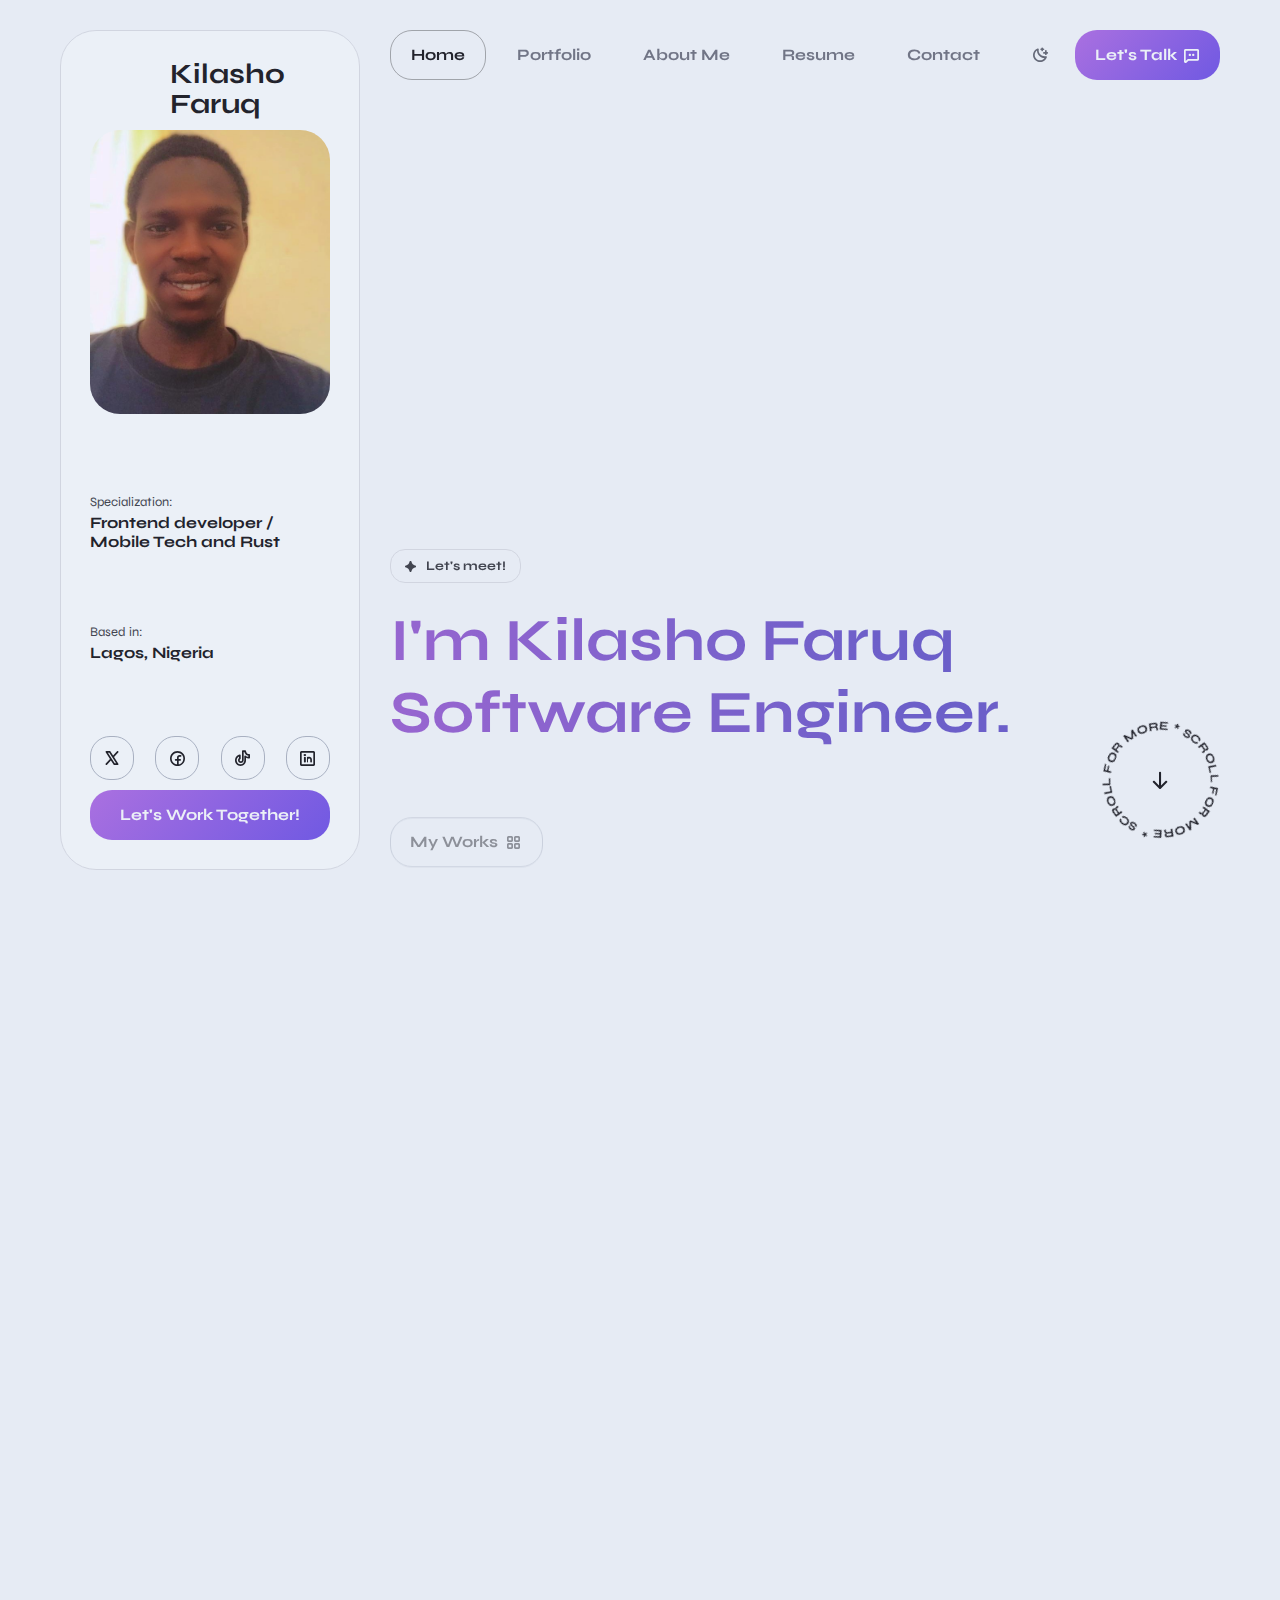
<file: rukky-profil/themeforest/braxton/index.html>
<!DOCTYPE html>
<html lang="en" dir="ltr">

  <head>
    <meta charset="UTF-8">

    <!-- Page Title -->
    <title>Kilasho-Faruq(portfolio)</title>
    

    <!-- Meta Tags -->
    <meta name="description" content="Kilasho-Faruq(portfolio)!">
    <meta name="keywords" content="mix_design, resume, portfolio, personal page, cv, template, one page, responsive, html5, css3, creative, clean">
    <meta name="author" content="mix_design">

    <!-- Viewport Meta-->
    <meta http-equiv="X-UA-Compatible" content="IE=edge">
    <meta name="viewport" content="width=device-width, initial-scale=1, maximum-scale=1">

    <!-- Template Favicon & Icons Start -->
    <link rel="icon" href="img/favicon/favicon.ico" sizes="any">
    <link rel="icon" href="img/favicon/icon.svg" type="image/svg+xml">
    <link rel="apple-touch-icon" href="img/favicon/apple-touch-icon.png">
    <link rel="manifest" href="img/favicon/manifest.webmanifest">
    <!-- Template Favicon & Icons End -->

   

    <!-- Template Styles Start -->
    <link rel="stylesheet" href="css/loaders/loader.css">
    <link rel="stylesheet" type="text/css" href="css/plugins.css">
    <link rel="stylesheet" type="text/css" href="css/main.css">
    <!-- Template Styles End -->

    <!-- Custom Browser Color Start -->
    <meta name="theme-color" media="(prefers-color-scheme: light)" content="#dcdce7">
    <meta name="theme-color" media="(prefers-color-scheme: dark)" content="#111111">
    <meta name="msapplication-navbutton-color" content="#111111">
    <meta name="mobile-web-app-capable" content="yes">
    <meta name="apple-mobile-web-app-status-bar-style" content="black-translucent">
    <!-- Custom Browser Color End -->
  </head>

  <body>

    <!-- Loader Start -->
    <div id="loader" class="loader">
      <div id="loaderContent" class="loader__content">
        <div class="loader__shadow"></div>
        <div class="loader__box"></div>
      </div>
    </div>
    <!-- Loader End -->

    <!-- Header Start -->
    <header id="header" class="header d-flex justify-content-between">

      <!-- Navigation Menu Start -->
      <div class="header__navigation">
        <nav id="menu" class="menu">
          <ul class="menu__list d-flex justify-content-start">
            <li class="menu__item">
              <a class="menu__link btn" href="index.html#home">
                <span class="menu__caption">Home</span>
                <i class="ph-bold ph-house-simple"></i>
              </a>
            </li>
            <li class="menu__item">
              <a class="menu__link btn" href="index.html#portfolio">
                <span class="menu__caption">Portfolio</span>
                <i class="ph-bold ph-squares-four"></i>
              </a>
            </li>
            <li class="menu__item">
              <a class="menu__link btn" href="index.html#about">
                <span class="menu__caption">About Me</span>
                <i class="ph-bold ph-user"></i>
              </a>
            </li>
            <li class="menu__item">
              <a class="menu__link btn" href="index.html#resume">
                <span class="menu__caption">Resume</span>
                <i class="ph-bold ph-article"></i>
              </a>
            </li>
            <li class="menu__item">
              <a class="menu__link btn" href="index.html#contact">
                <span class="menu__caption">Contact</span>
                <i class="ph-bold ph-article"></i>
              </a>
            </li>
          </ul>
        </nav>
      </div>
      <!-- Navigation Menu End -->

      <!-- Header Controls Start -->
      <div class="header__controls d-flex justify-content-end">
        <button id="color-switcher" class="color-switcher header__switcher btn" type="button" role="switch" aria-label="light/dark mode" aria-checked="true"></button>
        <a id="notify-trigger" class="header__trigger btn" href="mailto:example@example.com?subject=Message%20from%20your%20site">
          <span class="trigger__caption">Let's Talk</span>
          <i class="ph-bold ph-chat-dots"></i>
        </a>
      </div>
      <!-- Header Controls End -->

    </header>
    <!-- Header End -->

    <!-- SVG Background Start -->
    <div id="svgBackground" class="svg-background">
      <!-- top svg item -->
      <div class="background__svg01" data-speed="0.8">
        <svg version="1.1" xmlns="http://www.w3.org/2000/svg" x="0px" y="0px"
          width="1000px" height="1000px" viewBox="0 0 1000 1000" style="enable-background:new 0 0 1000 1000;" xml:space="preserve">
          <style type="text/css">
            .bg01{fill:url(index.html);}
          </style>
          <radialGradient id="color-gradient" cx="418.5665" cy="225.9685" r="499.9326" fx="866.8251" fy="4.6162" gradientTransform="matrix(-0.6935 0.7207 -0.7207 -0.6935 953.1126 355.0528)" gradientUnits="userSpaceOnUse">
            <stop  offset="0" style="stop-color:#CEC4EF"/>
            <stop  offset="1" style="stop-color:#CEC4EF;stop-opacity:0"/>
          </radialGradient>
          <circle class="bg01" cx="500" cy="500" r="500"/>
        </svg>
      </div>
      <!-- bottom svg item -->
      <div class="background__svg02" data-speed="0.4">
        <svg version="1.1" xmlns="http://www.w3.org/2000/svg" x="0px" y="0px" width="429.6px" height="429.6px"
          viewBox="0 0 429.6 429.6" style="enable-background:new 0 0 429.6 429.6;" xml:space="preserve">
        <style type="text/css">
          .bg02{fill:url(index.html);}
        </style>
        <g id="Layer_1-2">
          <radialGradient id="color-gradient-2" cx="2213.9312" cy="-11537.4219" r="214.85" fx="2393.6191" fy="-11419.6494" gradientTransform="matrix(1.902285e-02 0.9998 0.9998 -1.954636e-02 11706.5303 -2223.4016)" gradientUnits="userSpaceOnUse">
            <stop  offset="0" style="stop-color:#CEC4EF"/>
            <stop  offset="1" style="stop-color:#CEC4EF;stop-opacity:0"/>
          </radialGradient>
          <path class="bg02" d="M63,63C146.9-21,282.9-21,366.8,62.9s83.8,219.9-0.1,303.8s-219.9,83.9-303.8,0.1S-20.9,146.9,63,63z"/>
        </g>
        </svg>
      </div>
    </div>
    <!-- SVG Background End -->

    <!-- Avatar Side Block Start -->
    <div id="avatar" class="avatar">
      <div class="avatar__container d-flex flex-column justify-content-lg-between">
        <!-- image and logo -->
        <div class="avatar__block">
          <div class="avatar__logo d-flex align-items-center">
            <div class="logo__image">
              <!-- Your Logo Here!!! -->
              <!--<img src="img/logo.svg" alt="Braxton - Personal Portfolio & Resume HTML Template Logo">-->
              <svg xmlns="http://www.w3.org/2000/svg" x="0px" y="0px"
                width="85px" height="85px" viewBox="0 0 85 85" 
                style="enable-background:new 0 0 85 85;" xml:space="preserve" class="gradient-fill">
                <style type="text/css">
                  .gradient-fill {
                    fill: url(index.html);
                  }
                </style>
                <g>
                  <linearGradient id="gradientFill" gradientUnits="userSpaceOnUse" x1="9.9604" y1="75.0338" x2="75.0387" y2="9.9555">
                    <stop  offset="0" style="stop-color:var(--accent)"/>
                    <stop  offset="1" style="stop-color:var(--secondary)"/>
                  </linearGradient>
                  <path class="gradient-fill" d="M51,0H34C15.2,0,0,15.2,0,34v17c0,14.3,8.9,26.6,21.4,31.6c0,0,0,0,0,0l0,0C25.3,84.1,29.5,85,34,85h17
                    c6,0,11.7-1.6,16.6-4.3c0.1-0.1,0.2-0.1,0.3-0.2C78.1,74.6,85,63.6,85,51V34C85,15.2,69.8,0,51,0z M83,51c0,10.7-5.3,20.2-13.4,26
                    v-2.5v-3.9h3.9v-3.9h-3.9v-3.9h3.9v-3.9h-3.9H67v-3.9V51h-3.9v3.9v3.9h2.6v3.9v3.9v3.9h-3.9h-3.9v3.9h3.9h3.9v3.9v1
                    C61.3,81.7,56.3,83,51,83H34c-4.5,0-8.7-0.9-12.6-2.6v-2v-3.9h3.9h3.9v-3.9h-3.9h-3.9v-3.9v-3.9v-3.9H24v-3.9V51h-3.9v3.9v3.9h-2.6
                    h-3.9v3.9h3.9v3.9h-3.9v3.9h3.9v3.9v3.9C8.2,72.8,2,62.6,2,51V34C2,16.4,16.4,2,34,2h17c17.6,0,32,14.4,32,32V51z M50.1,54.9H54
                    v3.9v3.9h-3.9v-3.9V54.9z M33.1,54.9H37v3.9v3.9h-3.9v-3.9V54.9z M27.9,51H24v-3.9v-3.9v-3.9h3.9v3.9v3.9V51z M31.8,39.3h-3.9v-3.9
                    h3.9V39.3z M31.8,43.2v-3.9h3.9v3.9H31.8z M63.1,47.1V51h-3.9v-3.9v-3.9v-3.9h3.9v3.9V47.1z M35.7,47.1v-3.9h3.9h3.9h3.9h3.9v3.9
                    h-3.9h-3.9h-3.9H35.7z M59.2,39.3h-3.9v-3.9h3.9V39.3z M55.3,43.2h-3.9v-3.9h3.9V43.2z"/>
                </g>
              </svg>
            </div>
            <div class="logo__caption">
              <p>Kilasho <br> Faruq</p>
            </div>
          </div>
          <div class="avatar__image">
            <img src="img/avatars/AirBrush_20251124075454.jpg" alt="Braxton - Personal Portfolio & Resume HTML Template Avatar">
          </div>
        </div>
        <!-- data caption #1 -->
        <div class="avatar__block">
          <h6>
            <small class="top">Specialization:</small>
       Frontend developer /<br>Mobile Tech and Rust
          </h6>
        </div>
        <!-- data caption #2 -->
        <div class="avatar__block">
          <h6>
            <small class="top">Based in:</small>
            Lagos, Nigeria
          </h6>
        </div>
        <!-- socials and CTA button -->
        <div class="avatar__block">
          <div class="avatar__socials">
            <ul class="socials-square d-flex justify-content-between">
              <li class="socials-square__item">
                <a class="socials-square__link btn" href="https://x.com/formless_d26539?s=21" target="_blank"><i class="ph-bold ph-x-logo"></i></a>
              </li>
              <li class="socials-square__item">
                <a class="socials-square__link btn" href="https://www.facebook.com/share/14R6kwepwKW/?mibextid=wwXIfr" target="_blank"><i class="ph-bold ph-facebook-logo"></i></a>
              </li>
              <li class="socials-square__item">
                <a class="socials-square__link btn" href="https://www.tiktok.com/" target="_blank"><i class="ph-bold ph-tiktok-logo"></i></a>
              </li>
              <li class="socials-square__item">
                <a class="socials-square__link btn" href="https://www.linkedin.com/in/kilasho-faruq-387484301?utm_source=share&utm_campaign=share_via&utm_content=profile&utm_medium=ios_app" target="_blank"><i class="ph-bold ph-linkedin-logo"></i></a>
              </li>
            </ul>
          </div>
          <div class="avatar__btnholder">
            <a class="btn btn-default btn-fullwidth btn-hover btn-hover-accent" href="index-svg.html#contact" target="_blank">
              <span class="btn-caption">Let's Work Together!</span>
            </a>
          </div>
        </div>
      </div>
    </div>
    <!-- Avatar Side Block End -->

    <!-- Page Content Start -->
    <div id="content" class="content">
      <div class="content__wrapper">

        <!-- Intro Section Start -->
        <section id="home" class="main intro">

          <!-- Headline Start -->
          <div id="headline" class="headline d-flex align-items-start flex-column">
            <p class="headline__subtitle animate-headline">
              <svg xmlns="http://www.w3.org/2000/svg" x="0px" y="0px" width="13px" height="13px" viewBox="0 0 13 13" fill="currentColor">
                <path fill="currentColor" d="M5.6,12.6c-0.5-0.8-0.7-2.4-1.7-3.5c-1-1-2.7-1.2-3.5-1.7C-0.1,7-0.1,6,0.4,5.6c0.8-0.5,2.3-0.6,3.5-1.8
                  C5,2.8,5.1,1.2,5.6,0.4C6-0.1,7-0.1,7.4,0.4c0.5,0.8,0.7,2.4,1.8,3.5c1.2,1.2,2.6,1.2,3.5,1.7c0.6,0.4,0.6,1.4,0,1.7
                  C11.8,7.9,10.2,8,9.1,9.1c-1,1-1.2,2.7-1.7,3.5C7,13.1,6,13.1,5.6,12.6z"/>
              </svg>
              <span>Let's meet!</span>
            </p>
            <h1 class="headline__title animate-headline">I'm Kilasho Faruq<br>Software Engineer.</h1>
            <div class="headline__btnholder d-flex flex-column flex-sm-row">
              <a class="btn mobile-vertical btn-default btn-hover btn-hover-accent-mobile animate-headline" href="index-svg.html#portfolio">
                <span class="btn-caption">My Works</span>
                <i class="ph-bold ph-squares-four"></i>
              </a>
              <a class="btn mobile-vertical btn-default btn-hover btn-hover-outline-mobile animate-headline" href="Faruq_Kilasho-ResumeNew.pdf" target="_blank">
                <span class="btn-caption">Download CV</span>
                <i class="ph-bold ph-download-simple"></i>
              </a>
            </div>
          </div>
          <!-- Headline End -->

          <!-- Scroll Button Start -->
          <div class="rotating-btn">
            <a href="index-svg.html#portfolio" class="rotating-btn__link slide-down">
              <!-- SVG rotating text -->
              <svg version="1.1" xmlns="http://www.w3.org/2000/svg" xmlns:xlink="http://www.w3.org/1999/xlink" x="0px" y="0px"
                viewBox="0 0 120 120" style="enable-background:new 0 0 120 120;" xml:space="preserve" 
                class="animate-rotation" data-value="360">
                <defs>
                  <path id="textPath" d="M110,59.5c0,27.6-22.4,50-50,50s-50-22.4-50-50s22.4-50,50-50S110,31.9,110,59.5z"/>
                </defs>
                <g>
                  <use xlink:href="#textPath" fill="none"></use>
                  <text>
                    <!-- button text here!!! -->
                    <textPath xlink:href="#textPath">Scroll for More * Scroll for More * </textPath>
                  </text>
                </g>
              </svg>
              <!-- arrow icon -->
              <i class="ph-bold ph-arrow-down"></i>
            </a>
          </div>
          <!-- Scroll Button End -->

        </section>
        <!-- Intro Section End -->

        <!-- Portfolio Section Start -->
        <section id="portfolio" class="inner inner-first portfolio">

          <!-- Content Block - H2 Section Title Start -->
          <div class="content__block section-grid-title">
            <p class="h2__subtitle animate-in-up">
              <svg xmlns="http://www.w3.org/2000/svg" x="0px" y="0px" width="13px" height="13px" viewBox="0 0 13 13" fill="currentColor">
                <path fill="currentColor" d="M5.6,12.6c-0.5-0.8-0.7-2.4-1.7-3.5c-1-1-2.7-1.2-3.5-1.7C-0.1,7-0.1,6,0.4,5.6c0.8-0.5,2.3-0.6,3.5-1.8
                  C5,2.8,5.1,1.2,5.6,0.4C6-0.1,7-0.1,7.4,0.4c0.5,0.8,0.7,2.4,1.8,3.5c1.2,1.2,2.6,1.2,3.5,1.7c0.6,0.4,0.6,1.4,0,1.7
                  C11.8,7.9,10.2,8,9.1,9.1c-1,1-1.2,2.7-1.7,3.5C7,13.1,6,13.1,5.6,12.6z"/>
              </svg>
              <span>Portfolio</span>
            </p>
            <h2 class="h2__title animate-in-up">Check out my featured projects</h2>
          </div>
          <!-- Content Block - H2 Section Title End -->

          <!-- Content Block - Works Gallery Start -->
          <div class="content__block grid-block">
            <div class="container-fluid px-0 inner__gallery">
              <div class="row gx-0 my-gallery" itemscope itemtype="http://schema.org/ImageGallery">
    
                <!-- Works Gallery Single Item Start -->
                <figure class="col-12 col-md-6 gallery__item grid-item animate-card-2" itemprop="associatedMedia" itemscope itemtype="http://schema.org/ImageObject">
                  <a href="img/works/1400x1400_w01.png" data-image="img/works/800_w01-thumb.png" class="gallery__link" itemprop="contentUrl" data-size="1400x1400">
                    <img src="img/works/800_w01-thumb.png" class="gallery__image" itemprop="thumbnail" alt="Image description">
                  </a>
                  <figcaption class="gallery__descr" itemprop="caption description">
                    <h5>Isometric House</h5>
                    <div class="card__tags d-flex flex-wrap">
                      <span class="rounded-tag opposite">Project</span>
                      <span class="rounded-tag opposite">Comza</span>
                    </div>
                    <p class="small">ComzAfrica is at the forefront of innovative credit solutions, offering digital lending, paymnent, and data services. <br>
                      Opearting in 11 countries and powered by advanced AI technology, ComzAfrica has processed over $5 billion in approved loans. our mission is to empowerbusiness and individual by providing accessible and reliablecredit solutions, fostering growth and financial inclusion.
                    </p>
                  </figcaption>
                </figure>
                <!-- Works Gallery Single Item End -->
    
                <!-- Works Gallery Single Item Start -->
                <figure class="col-12 col-md-6 gallery__item grid-item animate-card-2" itemprop="associatedMedia" itemscope itemtype="http://schema.org/ImageObject">
                  <a href="img/works/1400x1400_w02.png" data-image="img/works/800_w02-thumb.png" class="gallery__link" itemprop="contentUrl" data-size="1400x1400">
                    <img src="img/works/800_w02-thumb.png" class="gallery__image" itemprop="thumbnail" alt="Image description">
                  </a>
                  <figcaption class="gallery__descr opposite" itemprop="caption description">
                    <h5 class="opposite">Early warning system for Natural disaster</h5>
                    <div class="card__tags d-flex flex-wrap">
                      <span class="rounded-tag">UI Design</span>
                      <span class="rounded-tag">Figma</span>
                    </div>
                    <p class="small">The Early Warning System for Natural Disasters is desigend to provide timely alerts and information to help mitigat the impacts of natural disasters. By leveraging advanced technologies and real time data, this system ensure that communities are better prepared and can respond swiftly to potential threats, ultimately saving lives and reducing dammage.
                    </p>
                  </figcaption>
                </figure>
                <!-- Works Gallery Single Item End -->
    
                <!-- Works Gallery Single Item Start -->
                <figure class="col-12 col-md-6 gallery__item grid-item animate-card-2" itemprop="associatedMedia" itemscope itemtype="http://schema.org/ImageObject">
                  <a href="img/works/1400x1400_w03.png" data-image="img/works/800_w03-thumb.png" class="gallery__link" itemprop="contentUrl" data-size="1400x1400">
                    <img src="img/works/800_w03-thumb.png" class="gallery__image" itemprop="thumbnail" alt="Image description">
                  </a>
                  <figcaption class="gallery__descr opposite" itemprop="caption description">
                    <h5 class="opposite">TSL hub legal service</h5>
                    <div class="card__tags d-flex flex-wrap">
                      <span class="rounded-tag">UI Design</span>
                      <span class="rounded-tag">Figma</span>
                    </div>
                    <p class="small">At The Sophhisticated Legal Hub, we bring you a cutting-edge platform where legal expertise meets the dynamic landscape of the enrgy sector. Our mission is to power professionals and decision-makers with comprehensive insight into the intricacies of enrgy law, facilitataing a deeper understanding of the leagal dimensions shaping th industry.
                    </p>
                  </figcaption>
                </figure>
                <!-- Works Gallery Single Item End -->
    
                <!-- Works Gallery Single Item Start -->
                <figure class="col-12 col-md-6 gallery__item grid-item animate-card-2" itemprop="associatedMedia" itemscope itemtype="http://schema.org/ImageObject">
                  <a href="img/works/1400x1400_w04.png" data-image="img/works/800_w04-thumb.png" class="gallery__link" itemprop="contentUrl" data-size="1400x1400">
                    <img src="img/works/800_w04-thumb.png" class="gallery__image" itemprop="thumbnail" alt="Image description">
                  </a>
                  <figcaption class="gallery__descr " itemprop="caption description">
                    <h5>Smart Penguin</h5>
                    <div class="card__tags d-flex flex-wrap">
                      <span class="rounded-tag opposite">Angular</span>
                      <span class="rounded-tag opposite">ChatBot</span>
                    </div>
                    <p class="small">Super ChatBot leverages the power of the Gemini API to deliver intelligent and rsponsive conversational experiences. Designed to umderstand and interact with user naturally, super ChatBot enhances customer suppor, automates tasks, and provides personalized assistance. By integrating advanced AI capabilities, it ensures seamless and efficient communication, driving user satisfaction and opertional efficiency.
                    </p>
                  </figcaption>
                </figure>
                <!-- Works Gallery Single Item End -->
    
              </div>
            </div>
          </div>
          <!-- Content Block - Works Gallery End -->

        </section>
        <!-- Portfolio Section End -->

        <!-- About Section Start -->
        <section id="about" class="inner about">

          <!-- Content Block - H2 Section Title Start -->
          <div class="content__block section-grid-title">
            <p class="h2__subtitle animate-in-up">
              <svg xmlns="http://www.w3.org/2000/svg" x="0px" y="0px" width="13px" height="13px" viewBox="0 0 13 13" fill="currentColor">
                <path fill="currentColor" d="M5.6,12.6c-0.5-0.8-0.7-2.4-1.7-3.5c-1-1-2.7-1.2-3.5-1.7C-0.1,7-0.1,6,0.4,5.6c0.8-0.5,2.3-0.6,3.5-1.8
                  C5,2.8,5.1,1.2,5.6,0.4C6-0.1,7-0.1,7.4,0.4c0.5,0.8,0.7,2.4,1.8,3.5c1.2,1.2,2.6,1.2,3.5,1.7c0.6,0.4,0.6,1.4,0,1.7
                  C11.8,7.9,10.2,8,9.1,9.1c-1,1-1.2,2.7-1.7,3.5C7,13.1,6,13.1,5.6,12.6z"/>
              </svg>
              <span>About Me</span>
            </p>
            <h2 class="h2__title animate-in-up">Turning complex problems into simple design</h2>
          </div>
          <!-- Content Block - H2 Section Title End -->

          <!-- Content Block - Achievements Start -->
          <div class="content__block grid-block">
            <div class="achievements d-flex flex-column flex-md-row align-items-md-stretch">
              <!-- achievements single item -->
              <div class="achievements__item d-flex flex-column grid-item animate-card-3">
                <div class="achievements__card">
                  <p class="achievements__number">21+</p>
                  <p class="achievements__descr">Happy clients</p>
                </div>
              </div>
              <!-- achievements single item -->
              <div class="achievements__item d-flex flex-column grid-item animate-card-3">
                <div class="achievements__card">
                  <p class="achievements__number">4+</p>
                  <p class="achievements__descr">Years of experience</p>
                </div>
              </div>
              <!-- achievements single item -->
              <div class="achievements__item d-flex flex-column grid-item animate-card-3">
                <div class="achievements__card">
                  <p class="achievements__number">20+</p>
                  <p class="achievements__descr">Projects done</p>
                </div>
              </div>
            </div>
          </div>
          <!-- Content Block - Achievements End -->

          <!-- Content Block - About Me Data Start -->
          <div class="content__block grid-block block-large">
            <div class="container-fluid p-0">
              <div class="row g-0 justify-content-between">
                
                <!-- About Me Description Start -->
                <div class="col-12 col-xl-8 grid-item about-descr">
                  <p class="about-descr__text animate-in-up">
                    I'm a passionate software engineer with over 4 years of experience building innovative digital solutions. 
                    My journey began with a curiosity for how technology can solve real-world problems, and it has evolved into 
                    a deep expertise in frontend development, mobile technologies, and system programming. 
                    I believe in writing clean, efficient code that not only works but also 
                    <a href="index-svg.html#0" class="text-link">scales beautifully</a>.
                  </p>
                  <p class="about-descr__text animate-in-up">
                    From crafting responsive user interfaces with React and Angular to building robust backend systems with Next.js, 
                    I enjoy the entire development lifecycle. My experience spans across various industries, working with 
                    <a href="index-svg.html#0" class="text-link">diverse teams</a> 
                    to deliver high-quality software solutions. I'm always eager to learn new technologies and 
                    take on challenging projects that push the boundaries of what's possible.
                  </p>
                  <div class="btn-group about-descr__btnholder animate-in-up">
                    <a class="btn mobile-vertical btn-default btn-hover btn-hover-accent" href="Faruq_Kilasho-ResumeNew.pdf" target="_blank">
                      <span class="btn-caption">Download CV</span>
                      <i class="ph-bold ph-download-simple"></i>
                    </a>
                  </div>
                </div>
                <!-- About Me Description End -->
      
                <!-- About Me Information Start -->
                <div class="col-12 col-xl-4 grid-item about-info">
                  <div class="about-info__item animate-in-up">
                    <h6>
                      <small class="top">Name</small>
                      Kilasho Faruq
                    </h6>
                  </div>
                  <div class="about-info__item animate-in-up">
                    <h6>
                      <small class="top">Phone</small>
                      <a class="text-link-bold" href="tel:+12127089400">+234 91 6767 8737</a>
                    </h6>
                  </div>
                  <div class="about-info__item animate-in-up">
                    <h6>
                      <small class="top">Email</small>
                      <a class="text-link-bold" href="mailto:example@example.com?subject=Message%20from%20your%20site">kilashofaruq124@gmail.com</a>
                    </h6>
                  </div>
                  <div class="about-info__item animate-in-up">
                    <h6>
                      <small class="top">Location</small>
                      <a class="text-link-bold" href="https://maps.app.goo.gl/xMJXTEUeHkv6kYRQ6" target="_blank">Lagos, Nigeria</a>
                    </h6>
                  </div>
                </div>
                <!-- About Me Information End -->
      
              </div>
            </div>
          </div>
          <!-- Content Block - About Me Data End -->

          <!-- Content Block - Services Start -->
          <div class="content__block grid-block">
            <div class="container-fluid p-0">
              <div class="row g-0 align-items-stretch cards">
                <!-- services cards grid single item -->
                <div class="col-12 col-md-6 cards__item grid-item animate-card-2">
                  <div class="cards__card d-flex flex-column">
                    <div class="cards__descr">
                      <h4 class="cards__title animate-in-up">Frontend<br>development</h4>
                      <div class="cards__tags d-flex flex-wrap animate-in-up">
                        <span class="rounded-tag tag-outline">UI/UX Design</span>
                        <span class="rounded-tag tag-outline">Design to Code</span>
                      </div>
                      <p class="small cards__text animate-in-up">I use HTML,CSS and Javascript to craft responsive and user-friendly interface.</p>
                    </div>
                    <div class="cards__image d-flex animate-in-up">
                      <img src="img/services/1200x900_s01.webp" alt="Service/Feature Image">
                    </div>
                  </div>
                </div>
                <!-- services grid cards single item -->
                <div class="col-12 col-md-6 cards__item grid-item animate-card-2">
                  <div class="cards__card d-flex flex-column">
                    <div class="cards__descr">
                      <h4 class="cards__title animate-in-up">Frontend frameworks</h4>
                      <div class="cards__tags d-flex flex-wrap animate-in-up">
                        <span class="rounded-tag tag-outline">Component-driven development</span>
                        <span class="rounded-tag tag-outline">State Management</span>
                      </div>
                      <p class="small cards__text animate-in-up">I use React and Angular to build dynamic scalable application.
                      </p>
                    </div>
                    <div class="cards__image d-flex animate-in-up">
                      <img src="img/services/1200x900_s02.webp" alt="Service/Feature Image">
                    </div>
                  </div>
                </div>
                <!-- services grid cards single item -->
                <div class="col-12 col-md-6 cards__item grid-item animate-card-2">
                  <div class="cards__card d-flex flex-column">
                    <div class="cards__descr">
                      <h4 class="cards__title animate-in-up">Server-side dvelopment</h4>
                      <div class="cards__tags d-flex flex-wrap animate-in-up">
                        <span class="rounded-tag tag-outline">API Integration</span>
                        <span class="rounded-tag tag-outline">Sever-side rendering<span>
                      </div>
                      <p class="small cards__text animate-in-up">I use NextJS fast and efficient server-side application.
                      </p>
                    </div>
                    <div class="cards__image d-flex">
                      <img src="img/services/1200x900_s03.webp" alt="Service/Feature Image">
                    </div>
                  </div>
                </div>
                <!-- services grid cards single item -->
                <div class="col-12 col-md-6 cards__item grid-item animate-card-2">
                  <div class="cards__card d-flex flex-column">
                    <div class="cards__descr">
                      <h4 class="cards__title animate-in-up">System Programming</h4>
                      <div class="cards__tags d-flex flex-wrap animate-in-up">
                        <span class="rounded-tag tag-outline">Memory Management</span>
                        <span class="rounded-tag tag-outline">Performance Optimization</span>
                      </div>
                      <p class="small cards__text animate-in-up">I use Rust to build robust and efficient system.
                      </p>
                    </div>
                    <div class="cards__image d-flex animate-in-up">
                      <img src="img/services/1200x900_s04.webp" alt="Service/Feature Image">
                    </div>
                  </div>
                </div>
                <!-- services grid cards single item -->
                <div class="col-12 col-md-6 cards__item grid-item animate-card-2">
                  <div class="cards__card d-flex flex-column">
                    <div class="cards__descr">
                      <h4 class="cards__title animate-in-up">Mobile Development</h4>
                      <div class="cards__tags d-flex flex-wrap animate-in-up">
                        <span class="rounded-tag tag-outline">Cross-platform</span>
                        <span class="rounded-tag tag-outline">Native Performance</span>
                      </div>
                      <p class="small cards__text animate-in-up">I use Flutter to build beautiful cross-platform mobile applications.
                      </p>
                    </div>
                    <div class="cards__image d-flex animate-in-up">
                      <img src="img/services/1200x900_s01.webp" alt="Service/Feature Image">
                    </div>
                  </div>
                </div>
    
              </div>
            </div>
          </div>
          <!-- Content Block - Services End -->

        </section>
        <!-- About Section End -->

        <!-- Resume Section Start -->
        <section id="resume" class="inner resume">

          <!-- Content Block - H2 Section Title Start -->
          <div class="content__block block-large">
            <p class="h2__subtitle animate-in-up">
              <svg xmlns="http://www.w3.org/2000/svg" x="0px" y="0px" width="13px" height="13px" viewBox="0 0 13 13" fill="currentColor">
                <path fill="currentColor" d="M5.6,12.6c-0.5-0.8-0.7-2.4-1.7-3.5c-1-1-2.7-1.2-3.5-1.7C-0.1,7-0.1,6,0.4,5.6c0.8-0.5,2.3-0.6,3.5-1.8
                  C5,2.8,5.1,1.2,5.6,0.4C6-0.1,7-0.1,7.4,0.4c0.5,0.8,0.7,2.4,1.8,3.5c1.2,1.2,2.6,1.2,3.5,1.7c0.6,0.4,0.6,1.4,0,1.7
                  C11.8,7.9,10.2,8,9.1,9.1c-1,1-1.2,2.7-1.7,3.5C7,13.1,6,13.1,5.6,12.6z"/>
              </svg>
              <span>Resume</span>
            </p>
            <h2 class="h2__title animate-in-up">Education and practical experience</h2>
            <p class="h2__text animate-in-up">
              My journey in software engineering has been shaped by continuous learning and hands-on experience. 
              From mastering fundamental computer science concepts to building real-world applications, 
              I've developed a strong foundation in both 
              <a href="index-svg.html#0" class="text-link">frontend and backend technologies</a>. 
              Each project and educational milestone has contributed to my growth as a versatile developer 
              ready to tackle complex challenges.
            </p>
          </div>
          <!-- Content Block - H2 Section Title End -->

          <!-- Content Block - Education Start -->
          <div class="content__block block-large">

            <!-- H3 Block Start -->
            <div class="section-h3">
              <h3 class="h3__title animate-in-up">My education</h3>
            </div>
            <!-- H3 Block End -->

            <!-- Education Lines Start -->
            <div class="container-fluid p-0 resume-lines">
              <!-- education single item -->
              <div class="row g-0 resume-lines__item animate-in-up">
                <div class="col-12 col-md-2">
                  <span class="resume-lines__date animate-in-up">2020-2025</span>
                </div>
                <div class="col-12 col-md-5">
                  <h5 class="resume-lines__title animate-in-up">BS.C In Computer Science</h5>
                  <p class="resume-lines__source animate-in-up">
                    <a href="index-svg.html#0" class="text-link-bold" target="_blank">Unique University
                       <br> Lagos State</a>
                  </p>
                </div>
                <div class="col-12 col-md-5">
                  <p class="small resume-lines__descr animate-in-up">Strong Academic background in computer science from Lagos State University.</p>
                </div>
              </div>
             
              
              <!-- education single item -->
              <div class="row g-0 resume-lines__item animate-in-up">
                <div class="col-12 col-md-2">
                  <span class="resume-lines__date animate-in-up">2024</span>
                </div>
                <div class="col-12 col-md-5">
                  <h5 class="resume-lines__title animate-in-up">CS50x Certificate</h5>
                  <p class="resume-lines__source animate-in-up"> 
                    <a href="CS50x (1) NAME FIXED (1).pdf" class="text-link-bold" target="_blank">Harvard University</a>
                  </p>
                </div>
                <div class="col-12 col-md-5">
                  <p class="small resume-lines__descr animate-in-up">Completed Harvard's CS50x Introduction to Computer Science course.</p>
                </div>
              </div>
              
            </div>
            <!-- Education Lines End -->

          </div>
          <!-- Content Block - Education End -->

          <!-- Content Block - Experience Start -->
          <div class="content__block block-large">

            <!-- H3 Block Start -->
            <div class="section-h3">
              <h3 class="h3__title animate-in-up">Work experience</h3>
            </div>
            <!-- H3 Block End -->

            <!-- Experience Lines Start -->
            <div class="container-fluid p-0 resume-lines">
              <!-- experience single item -->
              <div class="row g-0 resume-lines__item animate-in-up">
                <div class="col-12 col-md-2">
                  <span class="resume-lines__date animate-in-up">2023 - now</span>
                </div>
                <div class="col-12 col-md-5">
                  <h5 class="resume-lines__title animate-in-up">Sr. Frontend Engineer</h5>
                  <p class="resume-lines__source animate-in-up"> 
                    <a href="index-svg.html#0" class="text-link-bold" target="_blank">Cytech</a>
                  </p>
                </div>
                <div class="col-12 col-md-5">
                  <p class="small resume-lines__descr animate-in-up">I design and executed comprehnsive tst plans and cases for software application.</p>
                </div>
              </div>
              <!-- experience single item -->
              <div class="row g-0 resume-lines__item animate-in-up">
                <div class="col-12 col-md-2">
                  <span class="resume-lines__date animate-in-up">2023 - now</span>
                </div>
                <div class="col-12 col-md-5">
                  <h5 class="resume-lines__title animate-in-up">Cr.developer</h5>
                  <p class="resume-lines__source animate-in-up">
                    <a href="index-svg.html#0" class="text-link-bold" target="_blank">Cytech</a>
                  </p>
                </div>
                <div class="col-12 col-md-5">
                  <p class="small resume-lines__descr animate-in-up">I dveloped and implemented customized CRM solutions for clients.</p>
                </div>
              </div>
              <!-- experience single item -->
              <div class="row g-0 resume-lines__item animate-in-up">
                <div class="col-12 col-md-2">
                  <span class="resume-lines__date animate-in-up">2023 - now</span>
                </div>
                <div class="col-12 col-md-5">
                  <h5 class="resume-lines__title animate-in-up">Beneficiary</h5>
                  <p class="resume-lines__source animate-in-up">in
                    <a href="index-svg.html#0" class="text-link-bold" target="_blank">Achievers Educational</a>
                    platform
                  </p>
                </div>
                <div class="col-12 col-md-5">
                  <p class="small resume-lines__descr animate-in-up">I help design and implement features for a platform supporting benficiary achievers.</p>
                </div>
              </div>
            </div>
            <!-- Experience Lines End -->

          </div>
          <!-- Content Block - Experience End -->

          <!-- Content Block - H3 Block Start -->
          <div class="content__block">
            <div class="section-h3 section-h3-grid">
              <h3 class="h3__title animate-in-up">My favourite tools</h3>
            </div>
          </div>
          <!-- Content Block - H3 Block End -->

          <!-- Content Block - Tools List Start -->
          <div class="content__block grid-block block-large">
            <!-- Tools List Start -->
            <div class="tools-cards d-flex justify-content-start flex-wrap">
              <!-- tools simgle item -->
              <div class="tools-cards__item d-flex grid-item-s animate-card-5">
                <div class="tools-cards__card">
                  <img class="tools-cards__icon animate-in-up" src="img/icons/icon-angular.jpg" alt="Tools Icon">
                  <h6 class="tools-cards__caption animate-in-up">Angular</h6>
                </div>
              </div>
              <!-- tools simgle item -->
              <div class="tools-cards__item d-flex grid-item-s animate-card-5">
                <div class="tools-cards__card">
                  <img class="tools-cards__icon animate-in-up" src="img/icons/icon-figma.svg" alt="Tools Icon">
                  <h6 class="tools-cards__caption animate-in-up">Figma</h6>
                </div>
              </div>
              <!-- tools simgle item -->
              <div class="tools-cards__item d-flex grid-item-s animate-card-5">
                <div class="tools-cards__card">
                  <img class="tools-cards__icon animate-in-up" src="img/icons/icon-react.jpg" alt="Tools Icon">
                  <h6 class="tools-cards__caption animate-in-up">React</h6>
                </div>
              </div>
              <!-- tools simgle item -->
              <div class="tools-cards__item d-flex grid-item-s animate-card-5">
                <div class="tools-cards__card">
                  <img class="tools-cards__icon animate-in-up" src="img/icons/icon-next js.jpg" alt="Tools Icon">
                  <h6 class="tools-cards__caption animate-in-up">Next JS</h6>
                </div>
              </div>
              <!-- tools simgle item -->
              <div class="tools-cards__item d-flex grid-item-s animate-card-5">
                <div class="tools-cards__card">
                  <img class="tools-cards__icon animate-in-up" src="img/icons/icon-rust.jpg" alt="Tools Icon">
                  <h6 class="tools-cards__caption animate-in-up">Rust</h6>
                </div>
              </div>
              <!-- tools simgle item -->
              <div class="tools-cards__item d-flex grid-item-s animate-card-5">
                <div class="tools-cards__card">
                  <img class="tools-cards__icon animate-in-up" src="img/icons/icon-html.svg" alt="Tools Icon">
                  <h6 class="tools-cards__caption animate-in-up">HTML5</h6>
                </div>
              </div>
              <!-- tools simgle item -->
              <div class="tools-cards__item d-flex grid-item-s animate-card-5">
                <div class="tools-cards__card">
                  <img class="tools-cards__icon animate-in-up" src="img/icons/icon-css.svg" alt="Tools Icon">
                  <h6 class="tools-cards__caption animate-in-up">CSS3</h6>
                </div>
              </div>
              <!-- tools simgle item -->
              <div class="tools-cards__item d-flex grid-item-s animate-card-5">
                <div class="tools-cards__card">
                  <img class="tools-cards__icon animate-in-up" src="img/icons/icon-flutter.jpg" alt="Tools Icon">
                  <h6 class="tools-cards__caption animate-in-up">Flutter</h6>
                </div>
              </div>
              <!-- tools simgle item -->
              <div class="tools-cards__item d-flex grid-item-s animate-card-5">
                <div class="tools-cards__card">
                  <img class="tools-cards__icon animate-in-up" src="img/icons/icon-js.PNG" alt="Tools Icon">
                  <h6 class="tools-cards__caption animate-in-up">Javascript</h6>
                </div>
              </div>
            </div>
            <!-- Tools List End -->
          </div>
          <!-- Content Block - Tools List End -->

          <!-- Content Block - H2 Block Start -->
          <div class="content__block section-title">
            <p class="h2__subtitle animate-in-up">
              <svg xmlns="http://www.w3.org/2000/svg" x="0px" y="0px" width="13px" height="13px" viewBox="0 0 13 13" fill="currentColor">
                <path fill="currentColor" d="M5.6,12.6c-0.5-0.8-0.7-2.4-1.7-3.5c-1-1-2.7-1.2-3.5-1.7C-0.1,7-0.1,6,0.4,5.6c0.8-0.5,2.3-0.6,3.5-1.8
                  C5,2.8,5.1,1.2,5.6,0.4C6-0.1,7-0.1,7.4,0.4c0.5,0.8,0.7,2.4,1.8,3.5c1.2,1.2,2.6,1.2,3.5,1.7c0.6,0.4,0.6,1.4,0,1.7
                  C11.8,7.9,10.2,8,9.1,9.1c-1,1-1.2,2.7-1.7,3.5C7,13.1,6,13.1,5.6,12.6z"/>
              </svg>
              <span>Testimonials</span>
            </p>
            <h2 class="h2__title animate-in-up">Clients say about me</h2>
          </div>
          <!-- Content Block - H2 Block End -->

          <!-- Content Block - Testimonials Slider Start -->
          <div class="content__block">

            <!-- Testimonials Slider Start -->
            <div class="testimonials-slider">
              <!-- slider main container -->
              <div class="swiper-testimonials">
                <!-- additional required wrapper -->
                <div class="swiper-wrapper">
                  <!-- slides -->
                  <div class="swiper-slide">
                    <div class="testimonials-card animate-in-up">
                      <div class="testimonials-card__tauthor d-flex animate-in-up">
                        <div class="tauthor__avatar">
                          <img src="img/avatars/400x400_t01.png" alt="Review Author">
                        </div>
                        <div class="tauthor__info d-flex flex-column justify-content-center">
                          <p class="tauthor__name">Alex Steve</p>
                          <p class="tauthor__position">Brand Manager in 
                            <a href="index-svg.html#0" class="text-link-bold" target="_blank">Steve Books</a>
                          </p>
                          <div class="tauthor__rating d-flex">
                            <i class="ph-fill ph-star"></i>
                            <i class="ph-fill ph-star"></i>
                            <i class="ph-fill ph-star"></i>
                            <i class="ph-fill ph-star"></i>
                            <i class="ph-fill ph-star"></i>
                          </div>
                        </div>
                      </div>
                      <div class="testimonials-card__descr animate-in-up">
                        <p>Exceptional work! Engineer Faruq deivered high quality software <br> on time and with precision His expertise and His communication <br>made the entire proces seamless. Highly recommended!</p>
                      </div>
                      <div class="testimonials-card__btnholder animate-in-up">
                        <a class="btn mobile-vertical btn-line btn-transparent slide-right" href="index-svg.html#0">
                          <span class="btn-caption">Project Page</span>
                          <i class="ph-bold ph-arrow-right"></i>
                        </a>
                      </div>
                    </div>
                  </div>
                  <div class="swiper-slide">
                    <div class="testimonials-card  animate-in-up">
                      <div class="testimonials-card__tauthor d-flex  animate-in-up">
                        <div class="tauthor__avatar">
                          <img src="img/avatars/400x400_t02 (2).webp" alt="Review Author">
                        </div>
                        <div class="tauthor__info d-flex flex-column justify-content-center">
                          <p class="tauthor__name">Joy Bextor</p>
                          <p class="tauthor__position">SEO in 
                            <a href="index-svg.html#0" class="text-link-bold" target="_blank">Instant Servce</a>
                          </p>
                          <div class="tauthor__rating d-flex">
                            <i class="ph-fill ph-star"></i>
                            <i class="ph-fill ph-star"></i>
                            <i class="ph-fill ph-star"></i>
                            <i class="ph-fill ph-star"></i>
                            <i class="ph-fill ph-star"></i>
                          </div>
                        </div>
                      </div>
                      <div class="testimonials-card__descr animate-in-up">
                        <p>Engineer Faruq exceeded expectations! His technical skills, attention to detail <br> and proactive approach ensured our project was completed successfully he was able to troubleshoot and esolve issues efficiently. We're thrilled with the result <br> and look forward to working with him again.</p>
                      </div>
                      <div class="testimonials-card__btnholder animate-in-up">
                        <a class="btn mobile-vertical btn-line btn-transparent slide-right" href="index-svg.html#0">
                          <span class="btn-caption">Project Page</span>
                          <i class="ph-bold ph-arrow-right"></i>
                        </a>
                      </div>
                    </div>
                  </div>


                  <div class="swiper-slide">
                    <div class="testimonials-card  animate-in-up">
                      <div class="testimonials-card__tauthor d-flex  animate-in-up">
                        <div class="tauthor__avatar">
                          <img src="img/avatars/400x400_t03.jpg" alt="Review Author">
                        </div>
                        <div class="tauthor__info d-flex flex-column justify-content-center">
                          <p class="tauthor__name">Emmanuel Walker</p>
                          <p class="tauthor__position">SEO in 
                            <a href="index-svg.html#0" class="text-link-bold" target="_blank">Walker Comforts</a>
                          </p>
                          <div class="tauthor__rating d-flex">
                            <i class="ph-fill ph-star"></i>
                            <i class="ph-fill ph-star"></i>
                            <i class="ph-fill ph-star"></i>
                            <i class="ph-fill ph-star"></i>
                            <i class="ph-fill ph-star"></i>
                          </div>
                        </div>
                      </div>
                      <div class="testimonials-card__descr animate-in-up">
                        <p>Engineer Faruq provide exceptional software engineering service that met our needs and exceeded our expectations. His technical expertise, attntion to detail and problem soving skills were impressive He worked collaboratively with our team to deliver a high quality solution that drove significant value for our business.</p>
                      </div>
                      <div class="testimonials-card__btnholder animate-in-up">
                        <a class="btn mobile-vertical btn-line btn-transparent slide-right" href="index-svg.html#0">
                          <span class="btn-caption">Project Page</span>
                          <i class="ph-bold ph-arrow-right"></i>
                        </a>
                      </div>
                    </div>
                  </div>


                  <div class="swiper-slide">
                    <div class="testimonials-card  animate-in-up">
                      <div class="testimonials-card__tauthor d-flex  animate-in-up">
                        <div class="tauthor__avatar">
                          <img src="img/avatars/400x400_t04.jpg" alt="Review Author">
                        </div>
                        <div class="tauthor__info d-flex flex-column justify-content-center">
                          <p class="tauthor__name">David Adeolu</p>
                          <p class="tauthor__position">SEO in 
                            <a href="index-svg.html#0" class="text-link-bold" target="_blank">Fit Wears</a>
                          </p>
                          <div class="tauthor__rating d-flex">
                            <i class="ph-fill ph-star"></i>
                            <i class="ph-fill ph-star"></i>
                            <i class="ph-fill ph-star"></i>
                            <i class="ph-fill ph-star"></i>
                            <i class="ph-fill ph-star"></i>
                          </div>
                        </div>
                      </div>
                      <div class="testimonials-card__descr animate-in-up">
                        <p>We are impressed with Engineer Faruq ability to understand our need and deliver a tailored solution. His professionalism and dedication to quality shone through in every  aspect of the project.</p>
                      </div>
                      <div class="testimonials-card__btnholder animate-in-up">
                        <a class="btn mobile-vertical btn-line btn-transparent slide-right" href="index-svg.html#0">
                          <span class="btn-caption">Project Page</span>
                          <i class="ph-bold ph-arrow-right"></i>
                        </a>
                      </div>
                    </div>
                  </div>
                </div>
                <!-- navigation buttons -->
                <div class="swiper-button-prev mxd-slider-btn-square mxd-slider-btn-square-prev animate-in-up">
                  <a class="btn btn-square btn-square-s btn-outline slide-left" href="index-svg.html#0">
                    <i class="ph-bold ph-caret-left"></i>
                  </a>
                </div>
                <div class="swiper-button-next mxd-slider-btn-square mxd-slider-btn-square-next animate-in-up">
                  <a class="btn btn-square btn-square-s btn-outline slide-right" href="index-svg.html#0">
                    <i class="ph-bold ph-caret-right"></i>
                  </a>
                </div>
              </div>
            </div>
            <!-- Testimonials Slider End -->

          </div>
          <!-- Content Block - Testimonials Slider End -->

        </section>
        <!-- Resume Section End -->

        <!-- Contact Section Start -->
        <section id="contact" class="inner contact">

          <!-- Content Block - H2 Section Title Start -->
          <div class="content__block section-title">
            <p class="h2__subtitle  animate-in-up">
              <svg xmlns="http://www.w3.org/2000/svg" x="0px" y="0px" width="13px" height="13px" viewBox="0 0 13 13" fill="currentColor">
                <path fill="currentColor" d="M5.6,12.6c-0.5-0.8-0.7-2.4-1.7-3.5c-1-1-2.7-1.2-3.5-1.7C-0.1,7-0.1,6,0.4,5.6c0.8-0.5,2.3-0.6,3.5-1.8
                  C5,2.8,5.1,1.2,5.6,0.4C6-0.1,7-0.1,7.4,0.4c0.5,0.8,0.7,2.4,1.8,3.5c1.2,1.2,2.6,1.2,3.5,1.7c0.6,0.4,0.6,1.4,0,1.7
                  C11.8,7.9,10.2,8,9.1,9.1c-1,1-1.2,2.7-1.7,3.5C7,13.1,6,13.1,5.6,12.6z"/>
              </svg>
              <span>Contact</span>
            </p>
            <h2 class="h2__title  animate-in-up">Let's make something awesome together!</h2>
          </div>
          <!-- Content Block - H2 Section Title End -->

          <!-- Content Block - Contact Form Start -->
          <div class="content__block grid-block block-grid-large">
            <div class="form-container">

              <!-- Reply Messages Start -->
              <div class="form__reply centered text-center">
                <i class="ph-bold ph-smiley reply__icon"></i>
                <p class="reply__title">Done!</p>
                <span class="reply__text">Thanks for your message. I'll get back as soon as possible.</span>
              </div> 
              <!-- Reply Messages End -->

              <!-- Contact Form Start -->
              <form class="form contact-form" id="contact-form">
                <!-- Hidden Required Fields -->
                <input type="hidden" name="project_name" value="Starter Template">
                <input type="hidden" name="admin_email" value="support@mixdesign.dev">
                <input type="hidden" name="form_subject" value="Contact Form Message">
                <!-- END Hidden Required Fields-->
                <div class="container-fluid p-0">
                  <div class="row gx-0">
                    <div class="col-12 col-md-6 form__item animate-in-up">
                      <input type="text" name="Name" placeholder="Your Name*" required>
                    </div>
                    <div class="col-12 col-md-6 form__item animate-in-up">
                      <input type="text" name="Company" placeholder="Company Name">
                    </div>
                    <div class="col-12 col-md-6 form__item animate-in-up">
                      <input type="email" name="E-mail" placeholder="Email Adress*" required>
                    </div>
                    <div class="col-12 col-md-6 form__item animate-in-up">
                      <input type="tel" name="Phone" placeholder="Phone Number*" required>
                    </div>
                    <div class="col-12 form__item animate-in-up">
                      <textarea name="Message" placeholder="A Few Words*" required></textarea>
                    </div>
                    <div class="col-12 form__item animate-in-up">
                      <button class="btn btn-default btn-hover btn-hover-accent" type="submit">
                        <span class="btn-caption">Send Message</span>
                        <i class="ph-bold ph-paper-plane-tilt"></i>
                      </button>
                    </div>
                  </div>
                </div>
              </form>
              <!-- Contact Form End -->

            </div>
          </div>
          <!-- Content Block - Contact Form End -->

          <!-- Content Block - Socials Cards Start -->
          <div class="content__block grid-block">
            <div class="socials-cards d-flex justify-content-start flex-wrap">
              <!-- socials item -->
              <div class="socials-cards__item d-flex grid-item-s animate-card-5">
                <div class="socials-cards__card">
                  <i class="ph-bold ph-x-logo"></i>
                  <a class="socials-cards__link" href="https://x.com/formless_d26539?s=21" target="_blank"></a>
                </div>
              </div>
              <!-- socials item -->
              <div class="socials-cards__item d-flex grid-item-s animate-card-5">
                <div class="socials-cards__card">
                  <i class="ph-bold ph-facebook-logo"></i>
                  <a class="socials-cards__link" href="https://www.facebook.com/share/14R6kwepwKW/?mibextid=wwXIfr" target="_blank"></a>
                </div>
              </div>
              <!-- socials item -->
              <div class="socials-cards__item d-flex grid-item-s animate-card-5">
                <div class="socials-cards__card">
                  <i class="ph-bold ph-tiktok-logo"></i>
                  <a class="socials-cards__link" href="https://www.tiktok.com/" target="_blank"></a>
                </div>
              </div>
              <!-- socials item -->
              <div class="socials-cards__item d-flex grid-item-s animate-card-5">
                <div class="socials-cards__card">
                  <i class="ph-bold ph-linkedin-logo"></i>
                  <a class="socials-cards__link" href="https://www.linkedin.com/in/kilasho-faruq-387484301?utm_source=share&utm_campaign=share_via&utm_content=profile&utm_medium=ios_app" target="_blank"></a>
                </div>
              </div>
            </div>
          </div>
          <!-- Content Block - Socials Cards End -->

          <!-- Content Block - Teaser Start -->
          <div class="content__block">
            <div class="teaser">
              <p class="teaser__text animate-in-up">Want to know more about me, tell me 
                about your project or just to say hello? 
                <a class="text-link-bold" href="mailto:example@example.com?subject=Message%20from%20your%20site">Drop me a line</a> 
                and I'll get back 
                as soon as possible.
              </p>
            </div>
          </div>
          <!-- Content Block - Teaser End -->

          <!-- Content Block - Contact Data Start -->
          <div class="content__block">
            <div class="container-fluid p-0 contact-lines animate-in-up">
              <div class="row g-0 contact-lines__item">
                <!-- data item -->
                <div class="col-12 col-md-4 contact-lines__data">
                  <p class="contact-lines__title animate-in-up">Location</p>
                  <p class="contact-lines__text animate-in-up">
                    <a class="text-link-bold" href="https://maps.app.goo.gl/xMJXTEUeHkv6kYRQ6" target="_blank">Lagos, Nigeria</a>
                  </p>
                </div>
                <!-- data item -->
                <div class="col-12 col-md-4 contact-lines__data">
                  <p class="contact-lines__title animate-in-up">Phone</p>
                  <p class="contact-lines__text animate-in-up">
                    <a class="text-link-bold" href="tel:+12127089400">+234 91 6767 8737</a>
                  </p>
                </div>
                <!-- data item -->
                <div class="col-12 col-md-4 contact-lines__data">
                  <p class="contact-lines__title animate-in-up">Email</p>
                  <p class="contact-lines__text animate-in-up">
                    <a class="text-link-bold" href="mailto:example@example.com?subject=Message%20from%20your%20site">kilashofaruq124@gmail.com</a>
                  </p>
                </div>
              </div>
            </div>
          </div>
          <!-- Content Block - Contact Data End -->

        </section>
        <!-- Contact Section End -->

      </div>
    </div>
    <!-- Page Content End -->

    <!-- Root element of PhotoSwipe. Must have class pswp. -->
    <div class="pswp" tabindex="-1" role="dialog" aria-hidden="true">

      <!-- Background of PhotoSwipe.
      It's a separate element, as animating opacity is faster than rgba(). -->
      <div class="pswp__bg"></div>

      <!-- Slides wrapper with overflow:hidden. -->
      <div class="pswp__scroll-wrap">

        <!-- Container that holds slides. PhotoSwipe keeps only 3 slides in DOM to save memory. -->
        <!-- don't modify these 3 pswp__item elements, data is added later on. -->
        <div class="pswp__container">
          <div class="pswp__item"></div>
          <div class="pswp__item"></div>
          <div class="pswp__item"></div>
        </div>

        <!-- Default (PhotoSwipeUI_Default) interface on top of sliding area. Can be changed. -->
        <div class="pswp__ui pswp__ui--hidden">

          <div class="pswp__top-bar">

            <!--  Controls are self-explanatory. Order can be changed. -->

            <div class="pswp__counter"></div>

            <button class="pswp__button pswp__button--close link-s" title="Close (Esc)"></button>

            <button class="pswp__button pswp__button--share link-s" title="Share"></button>

            <button class="pswp__button pswp__button--fs link-s" title="Toggle fullscreen"></button>

            <button class="pswp__button pswp__button--zoom link-s" title="Zoom in/out"></button>

            <!-- Preloader demo http://codepen.io/dimsemenov/pen/yyBWoR -->
            <!-- element will get class pswp__preloader-active when preloader is running -->
            <div class="pswp__preloader">
              <div class="pswp__preloader__icn">
                <div class="pswp__preloader__cut">
                  <div class="pswp__preloader__donut"></div>
                </div>
              </div>
            </div>
          </div>

            <div class="pswp__share-modal pswp__share-modal--hidden pswp__single-tap">
              <div class="pswp__share-tooltip"></div>
            </div>

            <button class="pswp__button pswp__button--arrow--left link-s" title="Previous (arrow left)"></button>

            <button class="pswp__button pswp__button--arrow--right link-s" title="Next (arrow right)"></button>

            <div class="pswp__caption">
              <div class="pswp__caption__center"></div>
            </div>

        </div>

      </div>

    </div>

    <!-- Load Scripts Start -->
    <script src="js/libs.min.js"></script>
    <script>
      const content = document.querySelector('body');
      const imgLoad = imagesLoaded(content);
      imgLoad.on('done', instance => {
        setTimeout(() => {
          document.getElementById("svgBackground").classList.add("loaded");
        }, "300");
      });
    </script>
    <script src="js/app.js"></script>
    <script src="js/gallery-init.js"></script>
    <!-- Load Scripts End -->
    
  </body>

</html>
</file>
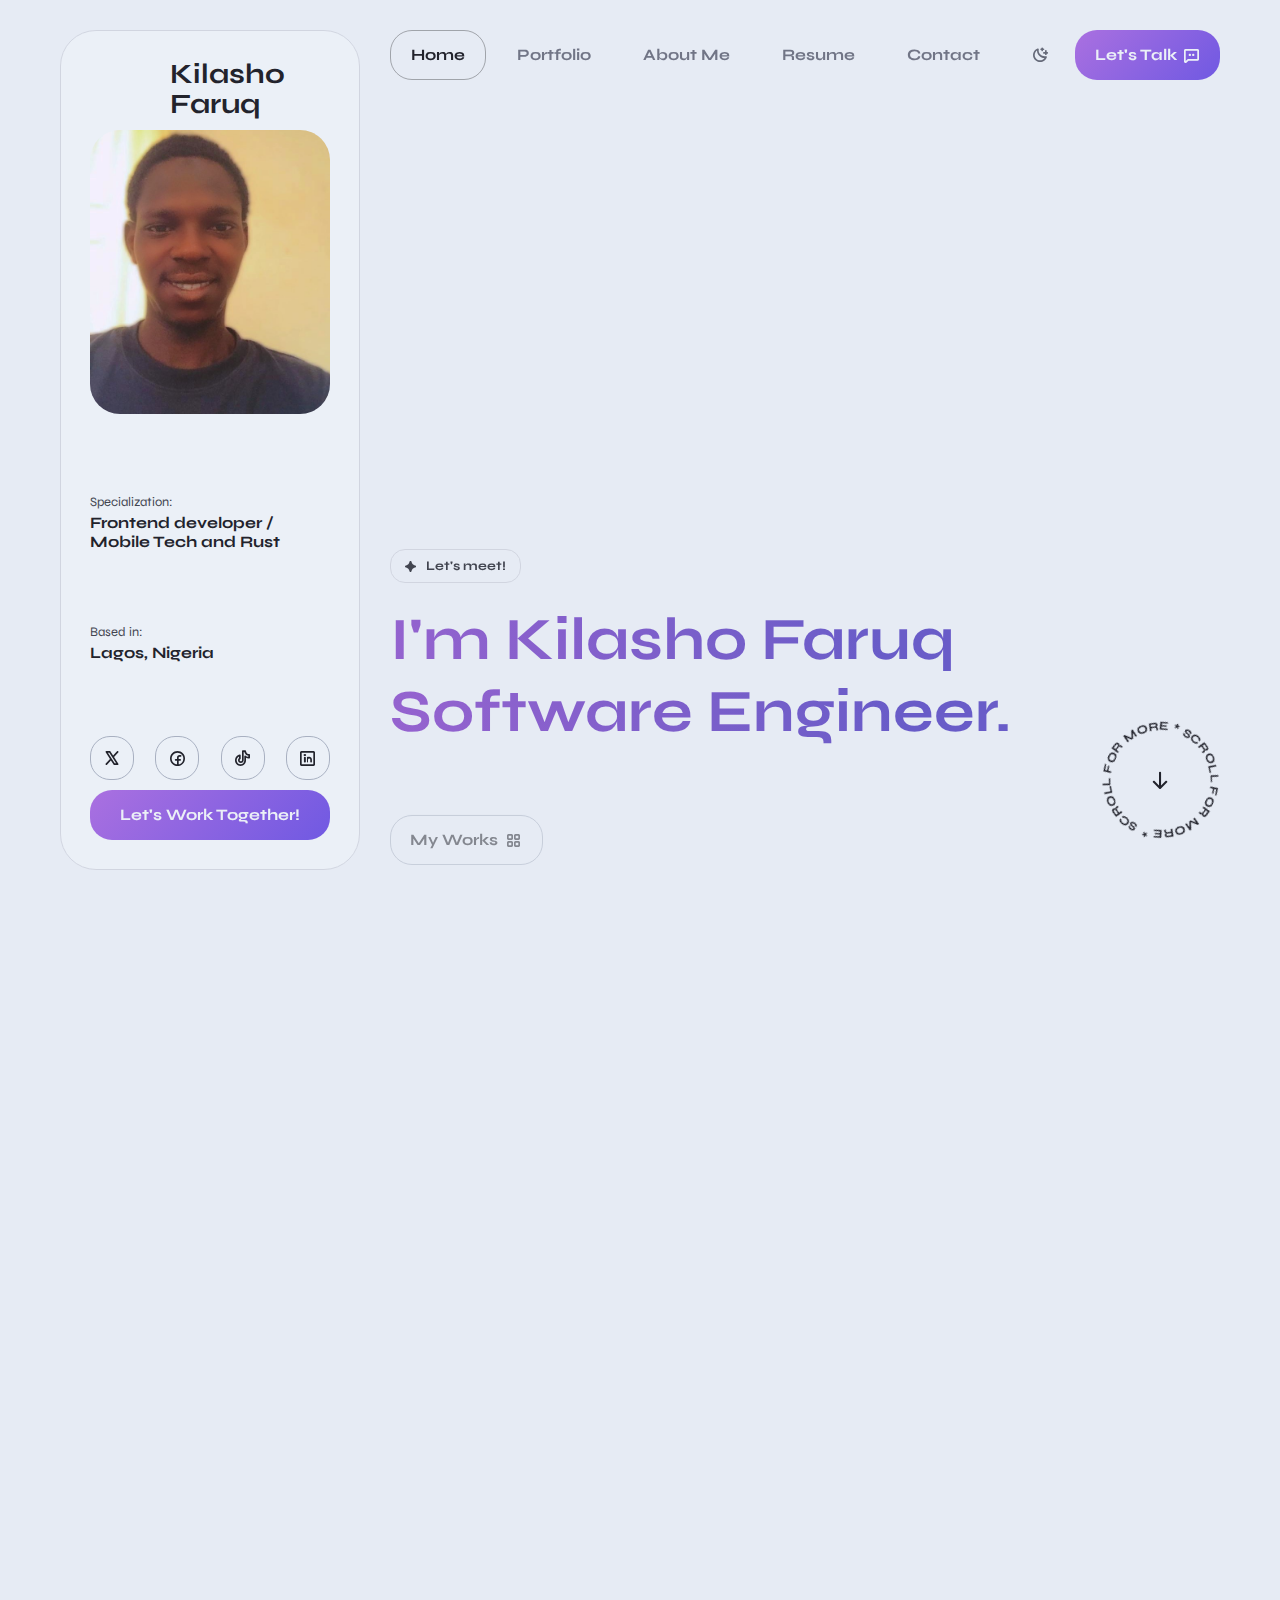
<file: rukky-profil/themeforest/braxton/index-svg.html>
<!DOCTYPE html>
<html lang="en" dir="ltr">

  <head>
    <meta charset="UTF-8">

    <!-- Page Title -->
    <title>Braxton - Personal Portfolio & Resume HTML Template</title>

    <!-- Meta Tags -->
    <meta name="description" content="Show yourself brightly with Braxton - unique and creative portfolio and resume template!">
    <meta name="keywords" content="mix_design, resume, portfolio, personal page, cv, template, one page, responsive, html5, css3, creative, clean">
    <meta name="author" content="mix_design">

    <!-- Viewport Meta-->
    <meta http-equiv="X-UA-Compatible" content="IE=edge">
    <meta name="viewport" content="width=device-width, initial-scale=1, maximum-scale=1">

    <!-- Template Favicon & Icons Start -->
    <link rel="icon" href="img/favicon/favicon.ico" sizes="any">
    <link rel="icon" href="img/favicon/icon.svg" type="image/svg+xml">
    <link rel="apple-touch-icon" href="img/favicon/apple-touch-icon.png">
    <link rel="manifest" href="img/favicon/manifest.webmanifest">
    <!-- Template Favicon & Icons End -->

    <!-- Facebook Metadata Start -->
    <meta property="og:image:height" content="1200">
    <meta property="og:image:width" content="1200">
    <meta property="og:title" content="Braxton - Personal Portfolio & Resume HTML Template">
    <meta property="og:description" content="Show yourself brightly with Braxton - unique and creative portfolio and resume template!">
    <meta property="og:url" content="https://mixdesign.dev/themeforest/braxton">
    <meta property="og:image" content="https://mixdesign.dev/themeforest/braxton/img/favicon/og-image.jpg">
    <!-- Facebook Metadata End -->

    <!-- Template Styles Start -->
    <link rel="stylesheet" href="css/loaders/loader.css">
    <link rel="stylesheet" type="text/css" href="css/plugins.css">
    <link rel="stylesheet" type="text/css" href="css/main.css">
    <!-- Template Styles End -->

    <!-- Custom Browser Color Start -->
    <meta name="theme-color" media="(prefers-color-scheme: light)" content="#dcdce7">
    <meta name="theme-color" media="(prefers-color-scheme: dark)" content="#111111">
    <meta name="msapplication-navbutton-color" content="#111111">
    <meta name="mobile-web-app-capable" content="yes">
    <meta name="apple-mobile-web-app-status-bar-style" content="black-translucent">
    <!-- Custom Browser Color End -->
  </head>

  <body>

    <!-- Loader Start -->
    <div id="loader" class="loader">
      <div id="loaderContent" class="loader__content">
        <div class="loader__shadow"></div>
        <div class="loader__box"></div>
      </div>
    </div>
    <!-- Loader End -->

    <!-- Header Start -->
    <header id="header" class="header d-flex justify-content-between">

      <!-- Navigation Menu Start -->
      <div class="header__navigation">
        <nav id="menu" class="menu">
          <ul class="menu__list d-flex justify-content-start">
            <li class="menu__item">
              <a class="menu__link btn" href="index-svg.html#home">
                <span class="menu__caption">Home</span>
                <i class="ph-bold ph-house-simple"></i>
              </a>
            </li>
            <li class="menu__item">
              <a class="menu__link btn" href="index-svg.html#portfolio">
                <span class="menu__caption">Portfolio</span>
                <i class="ph-bold ph-squares-four"></i>
              </a>
            </li>
            <li class="menu__item">
              <a class="menu__link btn" href="index-svg.html#about">
                <span class="menu__caption">About Me</span>
                <i class="ph-bold ph-user"></i>
              </a>
            </li>
            <li class="menu__item">
              <a class="menu__link btn" href="index-svg.html#resume">
                <span class="menu__caption">Resume</span>
                <i class="ph-bold ph-article"></i>
              </a>
            </li>
            <li class="menu__item">
              <a class="menu__link btn" href="index-svg.html#contact">
                <span class="menu__caption">Contact</span>
                <i class="ph-bold ph-envelope"></i>
              </a>
            </li>
          </ul>
        </nav>
      </div>
      <!-- Navigation Menu End -->

      <!-- Header Controls Start -->
      <div class="header__controls d-flex justify-content-end">
        <button id="color-switcher" class="color-switcher header__switcher btn" type="button" role="switch" aria-label="light/dark mode" aria-checked="true"></button>
        <a id="notify-trigger" class="header__trigger btn" href="mailto:example@example.com?subject=Message%20from%20your%20site">
          <span class="trigger__caption">Let's Talk</span>
          <i class="ph-bold ph-chat-dots"></i>
        </a>
      </div>
      <!-- Header Controls End -->

    </header>
    <!-- Header End -->

    <!-- SVG Background Start -->
    <div id="svgBackground" class="svg-background">
      <!-- top svg item -->
      <div class="background__svg01" data-speed="0.8">
        <svg version="1.1" xmlns="http://www.w3.org/2000/svg" x="0px" y="0px"
          width="1000px" height="1000px" viewBox="0 0 1000 1000" style="enable-background:new 0 0 1000 1000;" xml:space="preserve">
          <style type="text/css">
            .bg01{fill:url(index-svg.html);}
          </style>
          <radialGradient id="color-gradient" cx="418.5665" cy="225.9685" r="499.9326" fx="866.8251" fy="4.6162" gradientTransform="matrix(-0.6935 0.7207 -0.7207 -0.6935 953.1126 355.0528)" gradientUnits="userSpaceOnUse">
            <stop  offset="0" style="stop-color:#CEC4EF"/>
            <stop  offset="1" style="stop-color:#CEC4EF;stop-opacity:0"/>
          </radialGradient>
          <circle class="bg01" cx="500" cy="500" r="500"/>
        </svg>
      </div>
      <!-- bottom svg item -->
      <div class="background__svg02" data-speed="0.4">
        <svg version="1.1" xmlns="http://www.w3.org/2000/svg" x="0px" y="0px" width="429.6px" height="429.6px"
          viewBox="0 0 429.6 429.6" style="enable-background:new 0 0 429.6 429.6;" xml:space="preserve">
        <style type="text/css">
          .bg02{fill:url(index-svg.html);}
        </style>
        <g id="Layer_1-2">
          <radialGradient id="color-gradient-2" cx="2213.9312" cy="-11537.4219" r="214.85" fx="2393.6191" fy="-11419.6494" gradientTransform="matrix(1.902285e-02 0.9998 0.9998 -1.954636e-02 11706.5303 -2223.4016)" gradientUnits="userSpaceOnUse">
            <stop  offset="0" style="stop-color:#CEC4EF"/>
            <stop  offset="1" style="stop-color:#CEC4EF;stop-opacity:0"/>
          </radialGradient>
          <path class="bg02" d="M63,63C146.9-21,282.9-21,366.8,62.9s83.8,219.9-0.1,303.8s-219.9,83.9-303.8,0.1S-20.9,146.9,63,63z"/>
        </g>
        </svg>
      </div>
    </div>
    <!-- SVG Background End -->

    <!-- Avatar Side Block Start -->
    <div id="avatar" class="avatar">
      <div class="avatar__container d-flex flex-column justify-content-lg-between">
        <!-- image and logo -->
        <div class="avatar__block">
          <div class="avatar__logo d-flex align-items-center">
            <div class="logo__image">
              <!-- Your Logo Here!!! -->
              <!--<img src="img/logo.svg" alt="Braxton - Personal Portfolio & Resume HTML Template Logo">-->
              <svg xmlns="http://www.w3.org/2000/svg" x="0px" y="0px"
                width="85px" height="85px" viewBox="0 0 85 85" 
                style="enable-background:new 0 0 85 85;" xml:space="preserve" class="gradient-fill">
                <style type="text/css">
                  .gradient-fill {
                    fill: url(index-svg.html);
                  }
                </style>
                <g>
                  <linearGradient id="gradientFill" gradientUnits="userSpaceOnUse" x1="9.9604" y1="75.0338" x2="75.0387" y2="9.9555">
                    <stop  offset="0" style="stop-color:var(--accent)"/>
                    <stop  offset="1" style="stop-color:var(--secondary)"/>
                  </linearGradient>
                  <path class="gradient-fill" d="M51,0H34C15.2,0,0,15.2,0,34v17c0,14.3,8.9,26.6,21.4,31.6c0,0,0,0,0,0l0,0C25.3,84.1,29.5,85,34,85h17
                    c6,0,11.7-1.6,16.6-4.3c0.1-0.1,0.2-0.1,0.3-0.2C78.1,74.6,85,63.6,85,51V34C85,15.2,69.8,0,51,0z M83,51c0,10.7-5.3,20.2-13.4,26
                    v-2.5v-3.9h3.9v-3.9h-3.9v-3.9h3.9v-3.9h-3.9H67v-3.9V51h-3.9v3.9v3.9h2.6v3.9v3.9v3.9h-3.9h-3.9v3.9h3.9h3.9v3.9v1
                    C61.3,81.7,56.3,83,51,83H34c-4.5,0-8.7-0.9-12.6-2.6v-2v-3.9h3.9h3.9v-3.9h-3.9h-3.9v-3.9v-3.9v-3.9H24v-3.9V51h-3.9v3.9v3.9h-2.6
                    h-3.9v3.9h3.9v3.9h-3.9v3.9h3.9v3.9v3.9C8.2,72.8,2,62.6,2,51V34C2,16.4,16.4,2,34,2h17c17.6,0,32,14.4,32,32V51z M50.1,54.9H54
                    v3.9v3.9h-3.9v-3.9V54.9z M33.1,54.9H37v3.9v3.9h-3.9v-3.9V54.9z M27.9,51H24v-3.9v-3.9v-3.9h3.9v3.9v3.9V51z M31.8,39.3h-3.9v-3.9
                    h3.9V39.3z M31.8,43.2v-3.9h3.9v3.9H31.8z M63.1,47.1V51h-3.9v-3.9v-3.9v-3.9h3.9v3.9V47.1z M35.7,47.1v-3.9h3.9h3.9h3.9h3.9v3.9
                    h-3.9h-3.9h-3.9H35.7z M59.2,39.3h-3.9v-3.9h3.9V39.3z M55.3,43.2h-3.9v-3.9h3.9V43.2z"/>
                </g>
              </svg>
            </div>
            <div class="logo__caption">
              <p>Kilasho <br> Faruq</p>
            </div>
          </div>
          <div class="avatar__image">
            <img src="img/avatars/AirBrush_20251124075454.jpg" alt="Braxton - Personal Portfolio & Resume HTML Template Avatar">
          </div>
        </div>
        <!-- data caption #1 -->
        <div class="avatar__block">
          <h6>
            <small class="top">Specialization:</small>
       Frontend developer /<br>Mobile Tech and Rust
          </h6>
        </div>
        <!-- data caption #2 -->
        <div class="avatar__block">
          <h6>
            <small class="top">Based in:</small>
            Lagos, Nigeria
          </h6>
        </div>
        <!-- socials and CTA button -->
        <div class="avatar__block">
          <div class="avatar__socials">
            <ul class="socials-square d-flex justify-content-between">
              <li class="socials-square__item">
                <a class="socials-square__link btn" href="https://x.com/formless_d26539?s=21" target="_blank"><i class="ph-bold ph-x-logo"></i></a>
              </li>
              <li class="socials-square__item">
                <a class="socials-square__link btn" href="https://www.facebook.com/share/14R6kwepwKW/?mibextid=wwXIfr" target="_blank"><i class="ph-bold ph-facebook-logo"></i></a>
              </li>
              <li class="socials-square__item">
                <a class="socials-square__link btn" href="https://www.tiktok.com/" target="_blank"><i class="ph-bold ph-tiktok-logo"></i></a>
              </li>
              <li class="socials-square__item">
                <a class="socials-square__link btn" href="https://www.linkedin.com/in/kilasho-faruq-387484301?utm_source=share&utm_campaign=share_via&utm_content=profile&utm_medium=ios_app" target="_blank"><i class="ph-bold ph-linkedin-logo"></i></a>
              </li>
            </ul>
          </div>
          <div class="avatar__btnholder">
            <a class="btn btn-default btn-fullwidth btn-hover btn-hover-accent" href="index-svg.html#contact" target="_blank">
              <span class="btn-caption">Let's Work Together!</span>
            </a>
          </div>
        </div>
      </div>
    </div>
    <!-- Avatar Side Block End -->

    <!-- Page Content Start -->
    <div id="content" class="content">
      <div class="content__wrapper">

        <!-- Intro Section Start -->
        <section id="home" class="main intro">

          <!-- Headline Start -->
          <div id="headline" class="headline d-flex align-items-start flex-column">
            <p class="headline__subtitle animate-headline">
              <svg xmlns="http://www.w3.org/2000/svg" x="0px" y="0px" width="13px" height="13px" viewBox="0 0 13 13" fill="currentColor">
                <path fill="currentColor" d="M5.6,12.6c-0.5-0.8-0.7-2.4-1.7-3.5c-1-1-2.7-1.2-3.5-1.7C-0.1,7-0.1,6,0.4,5.6c0.8-0.5,2.3-0.6,3.5-1.8
                  C5,2.8,5.1,1.2,5.6,0.4C6-0.1,7-0.1,7.4,0.4c0.5,0.8,0.7,2.4,1.8,3.5c1.2,1.2,2.6,1.2,3.5,1.7c0.6,0.4,0.6,1.4,0,1.7
                  C11.8,7.9,10.2,8,9.1,9.1c-1,1-1.2,2.7-1.7,3.5C7,13.1,6,13.1,5.6,12.6z"/>
              </svg>
              <span>Let's meet!</span>
            </p>
            <h1 class="headline__title animate-headline">I'm Kilasho Faruq<br>Software Engineer.</h1>
            <div class="headline__btnholder d-flex flex-column flex-sm-row">
              <a class="btn mobile-vertical btn-default btn-hover btn-hover-accent-mobile animate-headline" href="index-svg.html#portfolio">
                <span class="btn-caption">My Works</span>
                <i class="ph-bold ph-squares-four"></i>
              </a>
              <a class="btn mobile-vertical btn-default btn-hover btn-hover-outline-mobile animate-headline" href="Faruq_Kilasho-ResumeNew.pdf" target="_blank">
                <span class="btn-caption">Download CV</span>
                <i class="ph-bold ph-download-simple"></i>
              </a>
            </div>
          </div>
          <!-- Headline End -->

          <!-- Scroll Button Start -->
          <div class="rotating-btn">
            <a href="index-svg.html#portfolio" class="rotating-btn__link slide-down">
              <!-- SVG rotating text -->
              <svg version="1.1" xmlns="http://www.w3.org/2000/svg" xmlns:xlink="http://www.w3.org/1999/xlink" x="0px" y="0px"
                viewBox="0 0 120 120" style="enable-background:new 0 0 120 120;" xml:space="preserve" 
                class="animate-rotation" data-value="360">
                <defs>
                  <path id="textPath" d="M110,59.5c0,27.6-22.4,50-50,50s-50-22.4-50-50s22.4-50,50-50S110,31.9,110,59.5z"/>
                </defs>
                <g>
                  <use xlink:href="#textPath" fill="none"></use>
                  <text>
                    <!-- button text here!!! -->
                    <textPath xlink:href="#textPath">Scroll for More * Scroll for More * </textPath>
                  </text>
                </g>
              </svg>
              <!-- arrow icon -->
              <i class="ph-bold ph-arrow-down"></i>
            </a>
          </div>
          <!-- Scroll Button End -->

        </section>
        <!-- Intro Section End -->

        <!-- Portfolio Section Start -->
        <section id="portfolio" class="inner inner-first portfolio">

          <!-- Content Block - H2 Section Title Start -->
          <div class="content__block section-grid-title">
            <p class="h2__subtitle animate-in-up">
              <svg xmlns="http://www.w3.org/2000/svg" x="0px" y="0px" width="13px" height="13px" viewBox="0 0 13 13" fill="currentColor">
                <path fill="currentColor" d="M5.6,12.6c-0.5-0.8-0.7-2.4-1.7-3.5c-1-1-2.7-1.2-3.5-1.7C-0.1,7-0.1,6,0.4,5.6c0.8-0.5,2.3-0.6,3.5-1.8
                  C5,2.8,5.1,1.2,5.6,0.4C6-0.1,7-0.1,7.4,0.4c0.5,0.8,0.7,2.4,1.8,3.5c1.2,1.2,2.6,1.2,3.5,1.7c0.6,0.4,0.6,1.4,0,1.7
                  C11.8,7.9,10.2,8,9.1,9.1c-1,1-1.2,2.7-1.7,3.5C7,13.1,6,13.1,5.6,12.6z"/>
              </svg>
              <span>Portfolio</span>
            </p>
            <h2 class="h2__title animate-in-up">Check out my featured projects</h2>
          </div>
          <!-- Content Block - H2 Section Title End -->

          <!-- Content Block - Works Gallery Start -->
          <div class="content__block grid-block">
            <div class="container-fluid px-0 inner__gallery">
              <div class="row gx-0 my-gallery" itemscope itemtype="http://schema.org/ImageGallery">
    
                <!-- Works Gallery Single Item Start -->
                <figure class="col-12 col-md-6 gallery__item grid-item animate-card-2" itemprop="associatedMedia" itemscope itemtype="http://schema.org/ImageObject">
                  <a href="img/works/1400x1400_w01.png" data-image="img/works/800_w01-thumb.png" class="gallery__link" itemprop="contentUrl" data-size="1400x1400">
                    <img src="img/works/800_w01-thumb.png" class="gallery__image" itemprop="thumbnail" alt="Image description">
                  </a>
                  <figcaption class="gallery__descr" itemprop="caption description">
                    <h5>Isometric House</h5>
                    <div class="card__tags d-flex flex-wrap">
                      <span class="rounded-tag opposite">Project</span>
                      <span class="rounded-tag opposite">Comza</span>
                    </div>
                    <p class="small">ComzAfrica is at the forefront of innovative credit solutions, offering digital lending, paymnent, and data services. <br>
                      Opearting in 11 countries and powered by advanced AI technology, ComzAfrica has processed over $5 billion in approved loans. our mission is to empowerbusiness and individual by providing accessible and reliablecredit solutions, fostering growth and financial inclusion.
                    </p>
                  </figcaption>
                </figure>
                <!-- Works Gallery Single Item End -->
    
                <!-- Works Gallery Single Item Start -->
                <figure class="col-12 col-md-6 gallery__item grid-item animate-card-2" itemprop="associatedMedia" itemscope itemtype="http://schema.org/ImageObject">
                  <a href="img/works/1400x1400_w02.png" data-image="img/works/800_w02-thumb.png" class="gallery__link" itemprop="contentUrl" data-size="1400x1400">
                    <img src="img/works/800_w02-thumb.png" class="gallery__image" itemprop="thumbnail" alt="Image description">
                  </a>
                  <figcaption class="gallery__descr opposite" itemprop="caption description">
                    <h5 class="opposite">Early warning system for Natural disaster</h5>
                    <div class="card__tags d-flex flex-wrap">
                      <span class="rounded-tag">UI Design</span>
                      <span class="rounded-tag">Figma</span>
                    </div>
                    <p class="small">The Early Warning System for Natural Disasters is desigend to provide timely alerts and information to help mitigat the impacts of natural disasters. By leveraging advanced technologies and real time data, this system ensure that communities are better prepared and can respond swiftly to potential threats, ultimately saving lives and reducing dammage.
                    </p>
                  </figcaption>
                </figure>
                <!-- Works Gallery Single Item End -->
    
                <!-- Works Gallery Single Item Start -->
                <figure class="col-12 col-md-6 gallery__item grid-item animate-card-2" itemprop="associatedMedia" itemscope itemtype="http://schema.org/ImageObject">
                  <a href="img/works/1400x1400_w03.png" data-image="img/works/800_w03-thumb.png" class="gallery__link" itemprop="contentUrl" data-size="1400x1400">
                    <img src="img/works/800_w03-thumb.png" class="gallery__image" itemprop="thumbnail" alt="Image description">
                  </a>
                  <figcaption class="gallery__descr opposite" itemprop="caption description">
                    <h5 class="opposite">TSL hub legal service</h5>
                    <div class="card__tags d-flex flex-wrap">
                      <span class="rounded-tag">UI Design</span>
                      <span class="rounded-tag">Figma</span>
                    </div>
                    <p class="small">At The Sophhisticated Legal Hub, we bring you a cutting-edge platform where legal expertise meets the dynamic landscape of the enrgy sector. Our mission is to power professionals and decision-makers with comprehensive insight into the intricacies of enrgy law, facilitataing a deeper understanding of the leagal dimensions shaping th industry.
                    </p>
                  </figcaption>
                </figure>
                <!-- Works Gallery Single Item End -->
    
                <!-- Works Gallery Single Item Start -->
                <figure class="col-12 col-md-6 gallery__item grid-item animate-card-2" itemprop="associatedMedia" itemscope itemtype="http://schema.org/ImageObject">
                  <a href="img/works/1400x1400_w04.png" data-image="img/works/800_w04-thumb.png" class="gallery__link" itemprop="contentUrl" data-size="1400x1400">
                    <img src="img/works/800_w04-thumb.png" class="gallery__image" itemprop="thumbnail" alt="Image description">
                  </a>
                  <figcaption class="gallery__descr " itemprop="caption description">
                    <h5>Smart Penguin</h5>
                    <div class="card__tags d-flex flex-wrap">
                      <span class="rounded-tag opposite">Angular</span>
                      <span class="rounded-tag opposite">ChatBot</span>
                    </div>
                    <p class="small">Super ChatBot leverages the power of the Gemini API to deliver intelligent and rsponsive conversational experiences. Designed to umderstand and interact with user naturally, super ChatBot enhances customer suppor, automates tasks, and provides personalized assistance. By integrating advanced AI capabilities, it ensures seamless and efficient communication, driving user satisfaction and opertional efficiency.
                    </p>
                  </figcaption>
                </figure>
                <!-- Works Gallery Single Item End -->
    
              </div>
            </div>
          </div>
          <!-- Content Block - Works Gallery End -->

        </section>
        <!-- Portfolio Section End -->

        <!-- About Section Start -->
        <section id="about" class="inner about">

          <!-- Content Block - H2 Section Title Start -->
          <div class="content__block section-grid-title">
            <p class="h2__subtitle animate-in-up">
              <svg xmlns="http://www.w3.org/2000/svg" x="0px" y="0px" width="13px" height="13px" viewBox="0 0 13 13" fill="currentColor">
                <path fill="currentColor" d="M5.6,12.6c-0.5-0.8-0.7-2.4-1.7-3.5c-1-1-2.7-1.2-3.5-1.7C-0.1,7-0.1,6,0.4,5.6c0.8-0.5,2.3-0.6,3.5-1.8
                  C5,2.8,5.1,1.2,5.6,0.4C6-0.1,7-0.1,7.4,0.4c0.5,0.8,0.7,2.4,1.8,3.5c1.2,1.2,2.6,1.2,3.5,1.7c0.6,0.4,0.6,1.4,0,1.7
                  C11.8,7.9,10.2,8,9.1,9.1c-1,1-1.2,2.7-1.7,3.5C7,13.1,6,13.1,5.6,12.6z"/>
              </svg>
              <span>About Me</span>
            </p>
            <h2 class="h2__title animate-in-up">Turning complex problems into simple design</h2>
          </div>
          <!-- Content Block - H2 Section Title End -->

          <!-- Content Block - Achievements Start -->
          <div class="content__block grid-block">
            <div class="achievements d-flex flex-column flex-md-row align-items-md-stretch">
              <!-- achievements single item -->
              <div class="achievements__item d-flex flex-column grid-item animate-card-3">
                <div class="achievements__card">
                  <p class="achievements__number">21+</p>
                  <p class="achievements__descr">Happy clients</p>
                </div>
              </div>
              <!-- achievements single item -->
              <div class="achievements__item d-flex flex-column grid-item animate-card-3">
                <div class="achievements__card">
                  <p class="achievements__number">4+</p>
                  <p class="achievements__descr">Years of experience</p>
                </div>
              </div>
              <!-- achievements single item -->
              <div class="achievements__item d-flex flex-column grid-item animate-card-3">
                <div class="achievements__card">
                  <p class="achievements__number">20+</p>
                  <p class="achievements__descr">Projects done</p>
                </div>
              </div>
            </div>
          </div>
          <!-- Content Block - Achievements End -->

          <!-- Content Block - About Me Data Start -->
          <div class="content__block grid-block block-large">
            <div class="container-fluid p-0">
              <div class="row g-0 justify-content-between">
                
                <!-- About Me Description Start -->
                <div class="col-12 col-xl-8 grid-item about-descr">
                  <p class="about-descr__text animate-in-up">
                    I'm a passionate software engineer with over 4 years of experience building innovative digital solutions. 
                    My journey began with a curiosity for how technology can solve real-world problems, and it has evolved into 
                    a deep expertise in frontend development, mobile technologies, and system programming. 
                    I believe in writing clean, efficient code that not only works but also 
                    <a href="index-svg.html#0" class="text-link">scales beautifully</a>.
                  </p>
                  <p class="about-descr__text animate-in-up">
                    From crafting responsive user interfaces with React and Angular to building robust backend systems with Next.js, 
                    I enjoy the entire development lifecycle. My experience spans across various industries, working with 
                    <a href="index-svg.html#0" class="text-link">diverse teams</a> 
                    to deliver high-quality software solutions. I'm always eager to learn new technologies and 
                    take on challenging projects that push the boundaries of what's possible.
                  </p>
                  <div class="btn-group about-descr__btnholder animate-in-up">
                    <a class="btn mobile-vertical btn-default btn-hover btn-hover-accent" href="Faruq_Kilasho-ResumeNew.pdf" target="_blank">
                      <span class="btn-caption">Download CV</span>
                      <i class="ph-bold ph-download-simple"></i>
                    </a>
                  </div>
                </div>
                <!-- About Me Description End -->
      
                <!-- About Me Information Start -->
                <div class="col-12 col-xl-4 grid-item about-info">
                  <div class="about-info__item animate-in-up">
                    <h6>
                      <small class="top">Name</small>
                      Kilasho Faruq
                    </h6>
                  </div>
                  <div class="about-info__item animate-in-up">
                    <h6>
                      <small class="top">Phone</small>
                      <a class="text-link-bold" href="tel:+12127089400">+234 91 6767 8737</a>
                    </h6>
                  </div>
                  <div class="about-info__item animate-in-up">
                    <h6>
                      <small class="top">Email</small>
                      <a class="text-link-bold" href="mailto:example@example.com?subject=Message%20from%20your%20site">kilashofaruq124@gmail.com</a>
                    </h6>
                  </div>
                  <div class="about-info__item animate-in-up">
                    <h6>
                      <small class="top">Location</small>
                      <a class="text-link-bold" href="https://maps.app.goo.gl/xMJXTEUeHkv6kYRQ6" target="_blank">Lagos, Nigeria</a>
                    </h6>
                  </div>
                </div>
                <!-- About Me Information End -->
      
              </div>
            </div>
          </div>
          <!-- Content Block - About Me Data End -->

          <!-- Content Block - Services Start -->
          <div class="content__block grid-block">
            <div class="container-fluid p-0">
              <div class="row g-0 align-items-stretch cards">
                <!-- services cards grid single item -->
                <div class="col-12 col-md-6 cards__item grid-item animate-card-2">
                  <div class="cards__card d-flex flex-column">
                    <div class="cards__descr">
                      <h4 class="cards__title animate-in-up">Frontend<br>development</h4>
                      <div class="cards__tags d-flex flex-wrap animate-in-up">
                        <span class="rounded-tag tag-outline">UI/UX Design</span>
                        <span class="rounded-tag tag-outline">Design to Code</span>
                      </div>
                      <p class="small cards__text animate-in-up">I use HTML,CSS and Javascript to craft responsive and user-friendly interface.</p>
                    </div>
                    <div class="cards__image d-flex animate-in-up">
                      <img src="img/services/1200x900_s01.webp" alt="Service/Feature Image">
                    </div>
                  </div>
                </div>
                <!-- services grid cards single item -->
                <div class="col-12 col-md-6 cards__item grid-item animate-card-2">
                  <div class="cards__card d-flex flex-column">
                    <div class="cards__descr">
                      <h4 class="cards__title animate-in-up">Frontend frameworks</h4>
                      <div class="cards__tags d-flex flex-wrap animate-in-up">
                        <span class="rounded-tag tag-outline">Component-driven development</span>
                        <span class="rounded-tag tag-outline">State Management</span>
                      </div>
                      <p class="small cards__text animate-in-up">I use React and Angular to build dynamic scalable application.
                      </p>
                    </div>
                    <div class="cards__image d-flex animate-in-up">
                      <img src="img/services/1200x900_s02.webp" alt="Service/Feature Image">
                    </div>
                  </div>
                </div>
                <!-- services grid cards single item -->
                <div class="col-12 col-md-6 cards__item grid-item animate-card-2">
                  <div class="cards__card d-flex flex-column">
                    <div class="cards__descr">
                      <h4 class="cards__title animate-in-up">Server-side dvelopment</h4>
                      <div class="cards__tags d-flex flex-wrap animate-in-up">
                        <span class="rounded-tag tag-outline">API Integration</span>
                        <span class="rounded-tag tag-outline">Sever-side rendering<span>
                      </div>
                      <p class="small cards__text animate-in-up">I use NextJS fast and efficient server-side application.
                      </p>
                    </div>
                    <div class="cards__image d-flex">
                      <img src="img/services/1200x900_s03.webp" alt="Service/Feature Image">
                    </div>
                  </div>
                </div>
                <!-- services grid cards single item -->
                <div class="col-12 col-md-6 cards__item grid-item animate-card-2">
                  <div class="cards__card d-flex flex-column">
                    <div class="cards__descr">
                      <h4 class="cards__title animate-in-up">System Programming</h4>
                      <div class="cards__tags d-flex flex-wrap animate-in-up">
                        <span class="rounded-tag tag-outline">Memory Management</span>
                        <span class="rounded-tag tag-outline">Performance Optimization</span>
                      </div>
                      <p class="small cards__text animate-in-up">I use Rust to build robust and efficient system.
                      </p>
                    </div>
                    <div class="cards__image d-flex animate-in-up">
                      <img src="img/services/1200x900_s04.webp" alt="Service/Feature Image">
                    </div>
                  </div>
                </div>
                <!-- services grid cards single item -->
                <div class="col-12 col-md-6 cards__item grid-item animate-card-2">
                  <div class="cards__card d-flex flex-column">
                    <div class="cards__descr">
                      <h4 class="cards__title animate-in-up">Mobile Development</h4>
                      <div class="cards__tags d-flex flex-wrap animate-in-up">
                        <span class="rounded-tag tag-outline">Cross-platform</span>
                        <span class="rounded-tag tag-outline">Native Performance</span>
                      </div>
                      <p class="small cards__text animate-in-up">I use Flutter to build beautiful cross-platform mobile applications.
                      </p>
                    </div>
                    <div class="cards__image d-flex animate-in-up">
                      <img src="img/services/1200x900_s01.webp" alt="Service/Feature Image">
                    </div>
                  </div>
                </div>
    
              </div>
            </div>
          </div>
          <!-- Content Block - Services End -->

        </section>
        <!-- About Section End -->

        <!-- Resume Section Start -->
        <section id="resume" class="inner resume">

          <!-- Content Block - H2 Section Title Start -->
          <div class="content__block block-large">
            <p class="h2__subtitle animate-in-up">
              <svg xmlns="http://www.w3.org/2000/svg" x="0px" y="0px" width="13px" height="13px" viewBox="0 0 13 13" fill="currentColor">
                <path fill="currentColor" d="M5.6,12.6c-0.5-0.8-0.7-2.4-1.7-3.5c-1-1-2.7-1.2-3.5-1.7C-0.1,7-0.1,6,0.4,5.6c0.8-0.5,2.3-0.6,3.5-1.8
                  C5,2.8,5.1,1.2,5.6,0.4C6-0.1,7-0.1,7.4,0.4c0.5,0.8,0.7,2.4,1.8,3.5c1.2,1.2,2.6,1.2,3.5,1.7c0.6,0.4,0.6,1.4,0,1.7
                  C11.8,7.9,10.2,8,9.1,9.1c-1,1-1.2,2.7-1.7,3.5C7,13.1,6,13.1,5.6,12.6z"/>
              </svg>
              <span>Resume</span>
            </p>
            <h2 class="h2__title animate-in-up">Education and practical experience</h2>
            <p class="h2__text animate-in-up">
              My journey in software engineering has been shaped by continuous learning and hands-on experience. 
              From mastering fundamental computer science concepts to building real-world applications, 
              I've developed a strong foundation in both 
              <a href="index-svg.html#0" class="text-link">frontend and backend technologies</a>. 
              Each project and educational milestone has contributed to my growth as a versatile developer 
              ready to tackle complex challenges.
            </p>
          </div>
          <!-- Content Block - H2 Section Title End -->

          <!-- Content Block - Education Start -->
          <div class="content__block block-large">

            <!-- H3 Block Start -->
            <div class="section-h3">
              <h3 class="h3__title animate-in-up">My education</h3>
            </div>
            <!-- H3 Block End -->

            <!-- Education Lines Start -->
            <div class="container-fluid p-0 resume-lines">
              <!-- education single item -->
              <div class="row g-0 resume-lines__item animate-in-up">
                <div class="col-12 col-md-2">
                  <span class="resume-lines__date animate-in-up">2020-2025</span>
                </div>
                <div class="col-12 col-md-5">
                  <h5 class="resume-lines__title animate-in-up">BS.C In Computer Science</h5>
                  <p class="resume-lines__source animate-in-up">
                    <a href="index-svg.html#0" class="text-link-bold" target="_blank">Unique University
                       <br> Lagos State</a>
                  </p>
                </div>
                <div class="col-12 col-md-5">
                  <p class="small resume-lines__descr animate-in-up">Strong Academic background in computer science from Lagos State University.</p>
                </div>
              </div>
             
              
              <!-- education single item -->
              <div class="row g-0 resume-lines__item animate-in-up">
                <div class="col-12 col-md-2">
                  <span class="resume-lines__date animate-in-up">2024</span>
                </div>
                <div class="col-12 col-md-5">
                  <h5 class="resume-lines__title animate-in-up">CS50x Certificate</h5>
                  <p class="resume-lines__source animate-in-up"> 
                    <a href="CS50x (1) NAME FIXED (1).pdf" class="text-link-bold" target="_blank">Harvard University</a>
                  </p>
                </div>
                <div class="col-12 col-md-5">
                  <p class="small resume-lines__descr animate-in-up">Completed Harvard's CS50x Introduction to Computer Science course.</p>
                </div>
              </div>
              
            </div>
            <!-- Education Lines End -->

          </div>
          <!-- Content Block - Education End -->

          <!-- Content Block - Experience Start -->
          <div class="content__block block-large">

            <!-- H3 Block Start -->
            <div class="section-h3">
              <h3 class="h3__title animate-in-up">Work experience</h3>
            </div>
            <!-- H3 Block End -->

            <!-- Experience Lines Start -->
            <div class="container-fluid p-0 resume-lines">
              <!-- experience single item -->
              <div class="row g-0 resume-lines__item animate-in-up">
                <div class="col-12 col-md-2">
                  <span class="resume-lines__date animate-in-up">2023 - now</span>
                </div>
                <div class="col-12 col-md-5">
                  <h5 class="resume-lines__title animate-in-up">Sr. Frontend Engineer</h5>
                  <p class="resume-lines__source animate-in-up"> 
                    <a href="index-svg.html#0" class="text-link-bold" target="_blank">Cytech</a>
                  </p>
                </div>
                <div class="col-12 col-md-5">
                  <p class="small resume-lines__descr animate-in-up">I design and executed comprehnsive tst plans and cases for software application.</p>
                </div>
              </div>
              <!-- experience single item -->
              <div class="row g-0 resume-lines__item animate-in-up">
                <div class="col-12 col-md-2">
                  <span class="resume-lines__date animate-in-up">2023 - now</span>
                </div>
                <div class="col-12 col-md-5">
                  <h5 class="resume-lines__title animate-in-up">Cr.developer</h5>
                  <p class="resume-lines__source animate-in-up">
                    <a href="index-svg.html#0" class="text-link-bold" target="_blank">Cytech</a>
                  </p>
                </div>
                <div class="col-12 col-md-5">
                  <p class="small resume-lines__descr animate-in-up">I dveloped and implemented customized CRM solutions for clients.</p>
                </div>
              </div>
              <!-- experience single item -->
              <div class="row g-0 resume-lines__item animate-in-up">
                <div class="col-12 col-md-2">
                  <span class="resume-lines__date animate-in-up">2023 - now</span>
                </div>
                <div class="col-12 col-md-5">
                  <h5 class="resume-lines__title animate-in-up">Beneficiary</h5>
                  <p class="resume-lines__source animate-in-up">in
                    <a href="index-svg.html#0" class="text-link-bold" target="_blank">Achievers Educational</a>
                    platform
                  </p>
                </div>
                <div class="col-12 col-md-5">
                  <p class="small resume-lines__descr animate-in-up">I help design and implement features for a platform supporting benficiary achievers.</p>
                </div>
              </div>
            </div>
            <!-- Experience Lines End -->

          </div>
          <!-- Content Block - Experience End -->

          <!-- Content Block - H3 Block Start -->
          <div class="content__block">
            <div class="section-h3 section-h3-grid">
              <h3 class="h3__title animate-in-up">My favourite tools</h3>
            </div>
          </div>
          <!-- Content Block - H3 Block End -->

          <!-- Content Block - Tools List Start -->
          <div class="content__block grid-block block-large">
            <!-- Tools List Start -->
            <div class="tools-cards d-flex justify-content-start flex-wrap">
              <!-- tools simgle item -->
              <div class="tools-cards__item d-flex grid-item-s animate-card-5">
                <div class="tools-cards__card">
                  <img class="tools-cards__icon animate-in-up" src="img/icons/icon-angular.jpg" alt="Tools Icon">
                  <h6 class="tools-cards__caption animate-in-up">Angular</h6>
                </div>
              </div>
              <!-- tools simgle item -->
              <div class="tools-cards__item d-flex grid-item-s animate-card-5">
                <div class="tools-cards__card">
                  <img class="tools-cards__icon animate-in-up" src="img/icons/icon-figma.svg" alt="Tools Icon">
                  <h6 class="tools-cards__caption animate-in-up">Figma</h6>
                </div>
              </div>
              <!-- tools simgle item -->
              <div class="tools-cards__item d-flex grid-item-s animate-card-5">
                <div class="tools-cards__card">
                  <img class="tools-cards__icon animate-in-up" src="img/icons/icon-react.jpg" alt="Tools Icon">
                  <h6 class="tools-cards__caption animate-in-up">React</h6>
                </div>
              </div>
              <!-- tools simgle item -->
              <div class="tools-cards__item d-flex grid-item-s animate-card-5">
                <div class="tools-cards__card">
                  <img class="tools-cards__icon animate-in-up" src="img/icons/icon-next js.jpg" alt="Tools Icon">
                  <h6 class="tools-cards__caption animate-in-up">Next JS</h6>
                </div>
              </div>
              <!-- tools simgle item -->
              <div class="tools-cards__item d-flex grid-item-s animate-card-5">
                <div class="tools-cards__card">
                  <img class="tools-cards__icon animate-in-up" src="img/icons/icon-rust.jpg" alt="Tools Icon">
                  <h6 class="tools-cards__caption animate-in-up">Rust</h6>
                </div>
              </div>
              <!-- tools simgle item -->
              <div class="tools-cards__item d-flex grid-item-s animate-card-5">
                <div class="tools-cards__card">
                  <img class="tools-cards__icon animate-in-up" src="img/icons/icon-html.svg" alt="Tools Icon">
                  <h6 class="tools-cards__caption animate-in-up">HTML5</h6>
                </div>
              </div>
              <!-- tools simgle item -->
              <div class="tools-cards__item d-flex grid-item-s animate-card-5">
                <div class="tools-cards__card">
                  <img class="tools-cards__icon animate-in-up" src="img/icons/icon-css.svg" alt="Tools Icon">
                  <h6 class="tools-cards__caption animate-in-up">CSS3</h6>
                </div>
              </div>
              <!-- tools simgle item -->
              <div class="tools-cards__item d-flex grid-item-s animate-card-5">
                <div class="tools-cards__card">
                  <img class="tools-cards__icon animate-in-up" src="img/icons/icon-flutter.jpg" alt="Tools Icon">
                  <h6 class="tools-cards__caption animate-in-up">Flutter</h6>
                </div>
              </div>
              <!-- tools simgle item -->
              <div class="tools-cards__item d-flex grid-item-s animate-card-5">
                <div class="tools-cards__card">
                  <img class="tools-cards__icon animate-in-up" src="img/icons/icon-js.PNG" alt="Tools Icon">
                  <h6 class="tools-cards__caption animate-in-up">Javascript</h6>
                </div>
              </div>
            </div>
            <!-- Tools List End -->
          </div>
          <!-- Content Block - Tools List End -->

          <!-- Content Block - H2 Block Start -->
          <div class="content__block section-title">
            <p class="h2__subtitle animate-in-up">
              <svg xmlns="http://www.w3.org/2000/svg" x="0px" y="0px" width="13px" height="13px" viewBox="0 0 13 13" fill="currentColor">
                <path fill="currentColor" d="M5.6,12.6c-0.5-0.8-0.7-2.4-1.7-3.5c-1-1-2.7-1.2-3.5-1.7C-0.1,7-0.1,6,0.4,5.6c0.8-0.5,2.3-0.6,3.5-1.8
                  C5,2.8,5.1,1.2,5.6,0.4C6-0.1,7-0.1,7.4,0.4c0.5,0.8,0.7,2.4,1.8,3.5c1.2,1.2,2.6,1.2,3.5,1.7c0.6,0.4,0.6,1.4,0,1.7
                  C11.8,7.9,10.2,8,9.1,9.1c-1,1-1.2,2.7-1.7,3.5C7,13.1,6,13.1,5.6,12.6z"/>
              </svg>
              <span>Testimonials</span>
            </p>
            <h2 class="h2__title animate-in-up">Clients say about me</h2>
          </div>
          <!-- Content Block - H2 Block End -->

          <!-- Content Block - Testimonials Slider Start -->
          <div class="content__block">

            <!-- Testimonials Slider Start -->
            <div class="testimonials-slider">
              <!-- slider main container -->
              <div class="swiper-testimonials">
                <!-- additional required wrapper -->
                <div class="swiper-wrapper">
                  <!-- slides -->
                  <div class="swiper-slide">
                    <div class="testimonials-card animate-in-up">
                      <div class="testimonials-card__tauthor d-flex animate-in-up">
                        <div class="tauthor__avatar">
                          <img src="img/avatars/400x400_t01.png" alt="Review Author">
                        </div>
                        <div class="tauthor__info d-flex flex-column justify-content-center">
                          <p class="tauthor__name">Alex Steve</p>
                          <p class="tauthor__position">Brand Manager in 
                            <a href="index-svg.html#0" class="text-link-bold" target="_blank">Steve Books</a>
                          </p>
                          <div class="tauthor__rating d-flex">
                            <i class="ph-fill ph-star"></i>
                            <i class="ph-fill ph-star"></i>
                            <i class="ph-fill ph-star"></i>
                            <i class="ph-fill ph-star"></i>
                            <i class="ph-fill ph-star"></i>
                          </div>
                        </div>
                      </div>
                      <div class="testimonials-card__descr animate-in-up">
                        <p>Exceptional work! Engineer Faruq deivered high quality software <br> on time and with precision His expertise and His communication <br>made the entire proces seamless. Highly recommended!</p>
                      </div>
                      <div class="testimonials-card__btnholder animate-in-up">
                        <a class="btn mobile-vertical btn-line btn-transparent slide-right" href="index-svg.html#0">
                          <span class="btn-caption">Project Page</span>
                          <i class="ph-bold ph-arrow-right"></i>
                        </a>
                      </div>
                    </div>
                  </div>
                  <div class="swiper-slide">
                    <div class="testimonials-card  animate-in-up">
                      <div class="testimonials-card__tauthor d-flex  animate-in-up">
                        <div class="tauthor__avatar">
                          <img src="img/avatars/400x400_t02 (2).webp" alt="Review Author">
                        </div>
                        <div class="tauthor__info d-flex flex-column justify-content-center">
                          <p class="tauthor__name">Joy Bextor</p>
                          <p class="tauthor__position">SEO in 
                            <a href="index-svg.html#0" class="text-link-bold" target="_blank">Instant Servce</a>
                          </p>
                          <div class="tauthor__rating d-flex">
                            <i class="ph-fill ph-star"></i>
                            <i class="ph-fill ph-star"></i>
                            <i class="ph-fill ph-star"></i>
                            <i class="ph-fill ph-star"></i>
                            <i class="ph-fill ph-star"></i>
                          </div>
                        </div>
                      </div>
                      <div class="testimonials-card__descr animate-in-up">
                        <p>Engineer Faruq exceeded expectations! His technical skills, attention to detail <br> and proactive approach ensured our project was completed successfully he was able to troubleshoot and esolve issues efficiently. We're thrilled with the result <br> and look forward to working with him again.</p>
                      </div>
                      <div class="testimonials-card__btnholder animate-in-up">
                        <a class="btn mobile-vertical btn-line btn-transparent slide-right" href="index-svg.html#0">
                          <span class="btn-caption">Project Page</span>
                          <i class="ph-bold ph-arrow-right"></i>
                        </a>
                      </div>
                    </div>
                  </div>


                  <div class="swiper-slide">
                    <div class="testimonials-card  animate-in-up">
                      <div class="testimonials-card__tauthor d-flex  animate-in-up">
                        <div class="tauthor__avatar">
                          <img src="img/avatars/400x400_t03.jpg" alt="Review Author">
                        </div>
                        <div class="tauthor__info d-flex flex-column justify-content-center">
                          <p class="tauthor__name">Emmanuel Walker</p>
                          <p class="tauthor__position">SEO in 
                            <a href="index-svg.html#0" class="text-link-bold" target="_blank">Walker Comforts</a>
                          </p>
                          <div class="tauthor__rating d-flex">
                            <i class="ph-fill ph-star"></i>
                            <i class="ph-fill ph-star"></i>
                            <i class="ph-fill ph-star"></i>
                            <i class="ph-fill ph-star"></i>
                            <i class="ph-fill ph-star"></i>
                          </div>
                        </div>
                      </div>
                      <div class="testimonials-card__descr animate-in-up">
                        <p>Engineer Faruq provide exceptional software engineering service that met our needs and exceeded our expectations. His technical expertise, attntion to detail and problem soving skills were impressive He worked collaboratively with our team to deliver a high quality solution that drove significant value for our business.</p>
                      </div>
                      <div class="testimonials-card__btnholder animate-in-up">
                        <a class="btn mobile-vertical btn-line btn-transparent slide-right" href="index-svg.html#0">
                          <span class="btn-caption">Project Page</span>
                          <i class="ph-bold ph-arrow-right"></i>
                        </a>
                      </div>
                    </div>
                  </div>


                  <div class="swiper-slide">
                    <div class="testimonials-card  animate-in-up">
                      <div class="testimonials-card__tauthor d-flex  animate-in-up">
                        <div class="tauthor__avatar">
                          <img src="img/avatars/400x400_t04.jpg" alt="Review Author">
                        </div>
                        <div class="tauthor__info d-flex flex-column justify-content-center">
                          <p class="tauthor__name">David Adeolu</p>
                          <p class="tauthor__position">SEO in 
                            <a href="index-svg.html#0" class="text-link-bold" target="_blank">Fit Wears</a>
                          </p>
                          <div class="tauthor__rating d-flex">
                            <i class="ph-fill ph-star"></i>
                            <i class="ph-fill ph-star"></i>
                            <i class="ph-fill ph-star"></i>
                            <i class="ph-fill ph-star"></i>
                            <i class="ph-fill ph-star"></i>
                          </div>
                        </div>
                      </div>
                      <div class="testimonials-card__descr animate-in-up">
                        <p>We are impressed with Engineer Faruq ability to understand our need and deliver a tailored solution. His professionalism and dedication to quality shone through in every  aspect of the project.</p>
                      </div>
                      <div class="testimonials-card__btnholder animate-in-up">
                        <a class="btn mobile-vertical btn-line btn-transparent slide-right" href="index-svg.html#0">
                          <span class="btn-caption">Project Page</span>
                          <i class="ph-bold ph-arrow-right"></i>
                        </a>
                      </div>
                    </div>
                  </div>
                </div>
                <!-- navigation buttons -->
                <div class="swiper-button-prev mxd-slider-btn-square mxd-slider-btn-square-prev animate-in-up">
                  <a class="btn btn-square btn-square-s btn-outline slide-left" href="index-svg.html#0">
                    <i class="ph-bold ph-caret-left"></i>
                  </a>
                </div>
                <div class="swiper-button-next mxd-slider-btn-square mxd-slider-btn-square-next animate-in-up">
                  <a class="btn btn-square btn-square-s btn-outline slide-right" href="index-svg.html#0">
                    <i class="ph-bold ph-caret-right"></i>
                  </a>
                </div>
              </div>
            </div>
            <!-- Testimonials Slider End -->

          </div>
          <!-- Content Block - Testimonials Slider End -->

        </section>
        <!-- Resume Section End -->

        <!-- Contact Section Start -->
        <section id="contact" class="inner contact">

          <!-- Content Block - H2 Section Title Start -->
          <div class="content__block section-title">
            <p class="h2__subtitle  animate-in-up">
              <svg xmlns="http://www.w3.org/2000/svg" x="0px" y="0px" width="13px" height="13px" viewBox="0 0 13 13" fill="currentColor">
                <path fill="currentColor" d="M5.6,12.6c-0.5-0.8-0.7-2.4-1.7-3.5c-1-1-2.7-1.2-3.5-1.7C-0.1,7-0.1,6,0.4,5.6c0.8-0.5,2.3-0.6,3.5-1.8
                  C5,2.8,5.1,1.2,5.6,0.4C6-0.1,7-0.1,7.4,0.4c0.5,0.8,0.7,2.4,1.8,3.5c1.2,1.2,2.6,1.2,3.5,1.7c0.6,0.4,0.6,1.4,0,1.7
                  C11.8,7.9,10.2,8,9.1,9.1c-1,1-1.2,2.7-1.7,3.5C7,13.1,6,13.1,5.6,12.6z"/>
              </svg>
              <span>Contact</span>
            </p>
            <h2 class="h2__title  animate-in-up">Let's make something awesome together!</h2>
          </div>
          <!-- Content Block - H2 Section Title End -->

          <!-- Content Block - Contact Form Start -->
          <div class="content__block grid-block block-grid-large">
            <div class="form-container">

              <!-- Reply Messages Start -->
              <div class="form__reply centered text-center">
                <i class="ph-bold ph-smiley reply__icon"></i>
                <p class="reply__title">Done!</p>
                <span class="reply__text">Thanks for your message. I'll get back as soon as possible.</span>
              </div> 
              <!-- Reply Messages End -->

              <!-- Contact Form Start -->
              <form class="form contact-form" id="contact-form">
                <!-- Hidden Required Fields -->
                <input type="hidden" name="project_name" value="Starter Template">
                <input type="hidden" name="admin_email" value="support@mixdesign.dev">
                <input type="hidden" name="form_subject" value="Contact Form Message">
                <!-- END Hidden Required Fields-->
                <div class="container-fluid p-0">
                  <div class="row gx-0">
                    <div class="col-12 col-md-6 form__item animate-in-up">
                      <input type="text" name="Name" placeholder="Your Name*" required>
                    </div>
                    <div class="col-12 col-md-6 form__item animate-in-up">
                      <input type="text" name="Company" placeholder="Company Name">
                    </div>
                    <div class="col-12 col-md-6 form__item animate-in-up">
                      <input type="email" name="E-mail" placeholder="Email Adress*" required>
                    </div>
                    <div class="col-12 col-md-6 form__item animate-in-up">
                      <input type="tel" name="Phone" placeholder="Phone Number*" required>
                    </div>
                    <div class="col-12 form__item animate-in-up">
                      <textarea name="Message" placeholder="A Few Words*" required></textarea>
                    </div>
                    <div class="col-12 form__item animate-in-up">
                      <button class="btn btn-default btn-hover btn-hover-accent" type="submit">
                        <span class="btn-caption">Send Message</span>
                        <i class="ph-bold ph-paper-plane-tilt"></i>
                      </button>
                    </div>
                  </div>
                </div>
              </form>
              <!-- Contact Form End -->

            </div>
          </div>
          <!-- Content Block - Contact Form End -->

          <!-- Content Block - Socials Cards Start -->
          <div class="content__block grid-block">
            <div class="socials-cards d-flex justify-content-start flex-wrap">
              <!-- socials item -->
              <div class="socials-cards__item d-flex grid-item-s animate-card-5">
                <div class="socials-cards__card">
                  <i class="ph-bold ph-x-logo"></i>
                  <a class="socials-cards__link" href="https://x.com/formless_d26539?s=21" target="_blank"></a>
                </div>
              </div>
              <!-- socials item -->
              <div class="socials-cards__item d-flex grid-item-s animate-card-5">
                <div class="socials-cards__card">
                  <i class="ph-bold ph-facebook-logo"></i>
                  <a class="socials-cards__link" href="https://www.facebook.com/share/14R6kwepwKW/?mibextid=wwXIfr" target="_blank"></a>
                </div>
              </div>
              <!-- socials item -->
              <div class="socials-cards__item d-flex grid-item-s animate-card-5">
                <div class="socials-cards__card">
                  <i class="ph-bold ph-tiktok-logo"></i>
                  <a class="socials-cards__link" href="https://www.tiktok.com/" target="_blank"></a>
                </div>
              </div>
              <!-- socials item -->
              <div class="socials-cards__item d-flex grid-item-s animate-card-5">
                <div class="socials-cards__card">
                  <i class="ph-bold ph-linkedin-logo"></i>
                  <a class="socials-cards__link" href="https://www.linkedin.com/in/kilasho-faruq-387484301?utm_source=share&utm_campaign=share_via&utm_content=profile&utm_medium=ios_app" target="_blank"></a>
                </div>
              </div>
            </div>
          </div>
          <!-- Content Block - Socials Cards End -->

          <!-- Content Block - Teaser Start -->
          <div class="content__block">
            <div class="teaser">
              <p class="teaser__text animate-in-up">Want to know more about me, tell me 
                about your project or just to say hello? 
                <a class="text-link-bold" href="mailto:example@example.com?subject=Message%20from%20your%20site">Drop me a line</a> 
                and I'll get back 
                as soon as possible.
              </p>
            </div>
          </div>
          <!-- Content Block - Teaser End -->

          <!-- Content Block - Contact Data Start -->
          <div class="content__block">
            <div class="container-fluid p-0 contact-lines animate-in-up">
              <div class="row g-0 contact-lines__item">
                <!-- data item -->
                <div class="col-12 col-md-4 contact-lines__data">
                  <p class="contact-lines__title animate-in-up">Location</p>
                  <p class="contact-lines__text animate-in-up">
                    <a class="text-link-bold" href="https://maps.app.goo.gl/xMJXTEUeHkv6kYRQ6" target="_blank">Lagos, Nigeria</a>
                  </p>
                </div>
                <!-- data item -->
                <div class="col-12 col-md-4 contact-lines__data">
                  <p class="contact-lines__title animate-in-up">Phone</p>
                  <p class="contact-lines__text animate-in-up">
                    <a class="text-link-bold" href="tel:+12127089400">+234 91 6767 8737</a>
                  </p>
                </div>
                <!-- data item -->
                <div class="col-12 col-md-4 contact-lines__data">
                  <p class="contact-lines__title animate-in-up">Email</p>
                  <p class="contact-lines__text animate-in-up">
                    <a class="text-link-bold" href="mailto:example@example.com?subject=Message%20from%20your%20site">kilashofaruq124@gmail.com</a>
                  </p>
                </div>
              </div>
            </div>
          </div>
          <!-- Content Block - Contact Data End -->

        </section>
        <!-- Contact Section End -->

      </div>
    </div>
    <!-- Page Content End -->

    <!-- Root element of PhotoSwipe. Must have class pswp. -->
    <div class="pswp" tabindex="-1" role="dialog" aria-hidden="true">

      <!-- Background of PhotoSwipe.
      It's a separate element, as animating opacity is faster than rgba(). -->
      <div class="pswp__bg"></div>

      <!-- Slides wrapper with overflow:hidden. -->
      <div class="pswp__scroll-wrap">

        <!-- Container that holds slides. PhotoSwipe keeps only 3 slides in DOM to save memory. -->
        <!-- don't modify these 3 pswp__item elements, data is added later on. -->
        <div class="pswp__container">
          <div class="pswp__item"></div>
          <div class="pswp__item"></div>
          <div class="pswp__item"></div>
        </div>

        <!-- Default (PhotoSwipeUI_Default) interface on top of sliding area. Can be changed. -->
        <div class="pswp__ui pswp__ui--hidden">

          <div class="pswp__top-bar">

            <!--  Controls are self-explanatory. Order can be changed. -->

            <div class="pswp__counter"></div>

            <button class="pswp__button pswp__button--close link-s" title="Close (Esc)"></button>

            <button class="pswp__button pswp__button--share link-s" title="Share"></button>

            <button class="pswp__button pswp__button--fs link-s" title="Toggle fullscreen"></button>

            <button class="pswp__button pswp__button--zoom link-s" title="Zoom in/out"></button>

            <!-- Preloader demo http://codepen.io/dimsemenov/pen/yyBWoR -->
            <!-- element will get class pswp__preloader-active when preloader is running -->
            <div class="pswp__preloader">
              <div class="pswp__preloader__icn">
                <div class="pswp__preloader__cut">
                  <div class="pswp__preloader__donut"></div>
                </div>
              </div>
            </div>
          </div>

            <div class="pswp__share-modal pswp__share-modal--hidden pswp__single-tap">
              <div class="pswp__share-tooltip"></div>
            </div>

            <button class="pswp__button pswp__button--arrow--left link-s" title="Previous (arrow left)"></button>

            <button class="pswp__button pswp__button--arrow--right link-s" title="Next (arrow right)"></button>

            <div class="pswp__caption">
              <div class="pswp__caption__center"></div>
            </div>

        </div>

      </div>

    </div>

    <!-- Load Scripts Start -->
    <script src="js/libs.min.js"></script>
    <script>
      const content = document.querySelector('body');
      const imgLoad = imagesLoaded(content);
      imgLoad.on('done', instance => {
        setTimeout(() => {
          document.getElementById("svgBackground").classList.add("loaded");
        }, "1000");
      });
    </script>
    <script src="js/app.js"></script>
    <script src="js/gallery-init.js"></script>
    <!-- Load Scripts End -->
    
  </body>

</html>
</file>
<file: rukky-profil/themeforest/braxton/css/loaders/loader.css>
/*! ------------------------------------------------
 * Project Name: Name: Braxton - Personal Portfolio & Resume HTML Template
 * Project Description: Show yourself brightly with Braxton - unique and creative portfolio and resume template!
 * Tags: mix_design, resume, portfolio, personal page, cv, template, one page, responsive, html5, css3, creative, clean 
 * Version: 1.0.1
 * Build Date: March 2024
 * Last Update: April 2025
 * This product is available exclusively on Themeforest
 * Author: mix_design
 * Author URI: https://themeforest.net/user/mix_design */
/*! File name: loader.css
 * ------------------------------------------------
 *
 * ------------------------------------------------
 * Table of Contents
 * ------------------------------------------------
 *  01. Loader Styles
 * ------------------------------------------------
 * Table of Contents End
 * ------------------------------------------------ */
:root {
  --_size: 1.6rem;
  --_font-default: "Syne", sans-serif;
  --_font-accent: "Syne", sans-serif;
  --_radius-s: 1.5rem;
  --_radius-m: 2.2rem;
  --_radius-l: 3rem;
  --_radius-xl: 3.6rem;
  --_animspeed-fast: 0.1s;
  --_animspeed-medium: 0.3s;
  --_animspeed-slow: 0.6s;
  --_animbezier: cubic-bezier(0.23, 0.65, 0.74, 1.09);
  /* light color scheme */
  --base--light: #e6ebf4;
  --base-tint--light: #ebf0f7;
  --base-shade--light: #bdc1c8;
  --accent--light: #aa70e0;
  --secondary--light: #7059e2;
  --secondary-rgba--light: rgba(112,89,226,0.3);
  --stroke-controls--light: #a8b0c1;
  --stroke-controls-neutral--light: rgba(0,0,0,0.3);
  --stroke-elements--light: #d1d5e0;
  --t-bright--light: #22232c;
  --t-medium--light: #424550;
  --t-muted--light: #666a79;
  --t-accent--light: #8f56cc;
  --t-secondary--light: #5d4ec4;
  --t-disabled--light: #717586;
  --t-placeholder--light: #969bb2;
  --base-opp--light: #111111;
  --t-opp-bright--light: #ebf0f7;
  --t-opp-medium--light: #C7C6D3;
  --t-opp-muted--light: #A1A1AF;
  --gradient-one--light: #CEC4EF;
  --gradient-two--light: #f5c5cd;
  --gradient-three--light: #ac8fe3;
  /* dark color scheme */
  --base--dark: #111111;
  --base-tint--dark: #161616;
  --base-shade--dark: #000000;
  --accent--dark: #E4B8BF;
  --secondary--dark: #CEC4EF;
  --secondary-rgba--dark: rgba(206,196,239,0.2);
  --stroke-controls--dark: #4B4B51;
  --stroke-controls-neutral--dark: rgba(255,255,255,0.3);
  --stroke-elements--dark: #303033;
  --t-bright--dark: #e9e9f1;
  --t-medium--dark: #C7C6D3;
  --t-muted--dark: #A1A1AF;
  --t-accent--dark: #E1BAC5;
  --t-secondary--dark: #CEC4EF;
  --t-disabled--dark: #8B8A91;
  --t-placeholder--dark: #58585E;
  --base-opp--dark: #fafafa;
  --t-opp-bright--dark: #121319;
  --t-opp-medium--dark: #626577;
  --t-opp-muted--dark: #717586;
  --gradient-one--dark: #a287d5;
  --gradient-two--dark: #E4B8BF;
  --gradient-three--dark: #8b6bc5;
  /* permanent colors */
  --per-base: #111111;
  --per-base-tint: #212121;
  --per-stroke-controls: rgba(255,255,255,0.4);
  --t-per-bright-light: #ffffff;
  --t-per-medium-light: #f2f2f2;
  --t-per-muted-light: #C7C6D3;
  --t-per-bright-dark: #27293b;
  --t-per-medium-dark: #626577;
  --t-per-muted-dark: #717586;
}
@media only screen and (min-width: 1600px) {
  :root {
    --_radius-s: 1.7rem;
    --_radius-m: 2.6rem;
  }
}

/* defaults */
@media (prefers-color-scheme: light) {
  :root {
    --base: var(--base--light);
    --base-tint: var(--base-tint--light);
    --base-shade: var(--base-shade--light);
    --accent: var(--accent--light);
    --secondary: var(--secondary--light);
    --secondary-rgba: var(--secondary-rgba--light);
    --stroke-controls: var(--stroke-controls--light);
    --stroke-controls-neutral: var(--stroke-controls-neutral--light);
    --stroke-elements: var(--stroke-elements--light);
    --t-bright: var(--t-bright--light);
    --t-medium: var(--t-medium--light);
    --t-muted: var(--t-muted--light);
    --t-accent: var(--t-accent--light);
    --t-secondary: var(--t-secondary--light);
    --t-disabled: var(--t-disabled--light);
    --t-placeholder: var(--t-placeholder--light);
    --base-opp: var(--base-opp--light);
    --t-opp-bright: var(--t-opp-bright--light);
    --t-opp-medium: var(--t-opp-medium--light);
    --t-opp-muted: var(--t-opp-muted--light);
    --gradient-one: var(--gradient-one--light);
    --gradient-two: var(--gradient-two--light);
    --gradient-three: var(--gradient-three--light);
  }
}
@media (prefers-color-scheme: dark) {
  :root {
    --base: var(--base--dark);
    --base-tint: var(--base-tint--dark);
    --base-shade: var(--base-shade--dark);
    --accent: var(--accent--dark);
    --secondary: var(--secondary--dark);
    --secondary-rgba: var(--secondary-rgba--dark);
    --stroke-controls: var(--stroke-controls--dark);
    --stroke-controls-neutral: var(--stroke-controls-neutral--dark);
    --stroke-elements: var(--stroke-elements--dark);
    --t-bright: var(--t-bright--dark);
    --t-medium: var(--t-medium--dark);
    --t-muted: var(--t-muted--dark);
    --t-accent: var(--t-accent--dark);
    --t-secondary: var(--t-secondary--dark);
    --t-disabled: var(--t-disabled--dark);
    --t-placeholder: var(--t-placeholder--dark);
    --base-opp: var(--base-opp--dark);
    --t-opp-bright: var(--t-opp-bright--dark);
    --t-opp-medium: var(--t-opp-medium--dark);
    --t-opp-muted: var(--t-opp-muted--dark);
    --gradient-one: var(--gradient-one--dark);
    --gradient-two: var(--gradient-two--dark);
    --gradient-three: var(--gradient-three--dark);
  }
}
[color-scheme=light] {
  --base: var(--base--light);
  --base-tint: var(--base-tint--light);
  --base-shade: var(--base-shade--light);
  --accent: var(--accent--light);
  --secondary: var(--secondary--light);
  --secondary-rgba: var(--secondary-rgba--light);
  --stroke-controls: var(--stroke-controls--light);
  --stroke-controls-neutral: var(--stroke-controls-neutral--light);
  --stroke-elements: var(--stroke-elements--light);
  --t-bright: var(--t-bright--light);
  --t-medium: var(--t-medium--light);
  --t-muted: var(--t-muted--light);
  --t-accent: var(--t-accent--light);
  --t-secondary: var(--t-secondary--light);
  --t-disabled: var(--t-disabled--light);
  --t-placeholder: var(--t-placeholder--light);
  --base-opp: var(--base-opp--light);
  --t-opp-bright: var(--t-opp-bright--light);
  --t-opp-medium: var(--t-opp-medium--light);
  --t-opp-muted: var(--t-opp-muted--light);
  --gradient-one: var(--gradient-one--light);
  --gradient-two: var(--gradient-two--light);
  --gradient-three: var(--gradient-three--light);
}

[color-scheme=dark] {
  --base: var(--base--dark);
  --base-tint: var(--base-tint--dark);
  --base-shade: var(--base-shade--dark);
  --accent: var(--accent--dark);
  --secondary: var(--secondary--dark);
  --secondary-rgba: var(--secondary-rgba--dark);
  --stroke-controls: var(--stroke-controls--dark);
  --stroke-controls-neutral: var(--stroke-controls-neutral--dark);
  --stroke-elements: var(--stroke-elements--dark);
  --t-bright: var(--t-bright--dark);
  --t-medium: var(--t-medium--dark);
  --t-muted: var(--t-muted--dark);
  --t-accent: var(--t-accent--dark);
  --t-secondary: var(--t-secondary--dark);
  --t-disabled: var(--t-disabled--dark);
  --t-placeholder: var(--t-placeholder--dark);
  --base-opp: var(--base-opp--dark);
  --t-opp-bright: var(--t-opp-bright--dark);
  --t-opp-medium: var(--t-opp-medium--dark);
  --t-opp-muted: var(--t-opp-muted--dark);
  --gradient-one: var(--gradient-one--dark);
  --gradient-two: var(--gradient-two--dark);
  --gradient-three: var(--gradient-three--dark);
}

/* ------------------------------------------------*/
/* Loader Styles Start */
/* ------------------------------------------------*/
.loader {
  position: fixed;
  top: 0;
  right: 0;
  bottom: 0;
  left: 0;
  z-index: 9999;
  background-color: var(--base-tint);
  opacity: 1;
  visibility: visible;
  -webkit-transition: all var(--_animspeed-slow) ease-in-out;
  -moz-transition: all var(--_animspeed-slow) ease-in-out;
  transition: all var(--_animspeed-slow) ease-in-out;
}
.loader.loaded {
  background-color: var(--base);
  opacity: 0;
  visibility: hidden;
}

.loader__content {
  position: absolute;
  left: 50%;
  top: 50%;
  bottom: auto;
  right: auto;
  -webkit-transform: translateX(-50%) translateY(-50%);
     -moz-transform: translateX(-50%) translateY(-50%);
      -ms-transform: translateX(-50%) translateY(-50%);
          transform: translateX(-50%) translateY(-50%);
  width: 40px;
  height: 60px;
  -webkit-transition: opacity var(--_animspeed-medium) ease-in-out;
  -moz-transition: opacity var(--_animspeed-medium) ease-in-out;
  transition: opacity var(--_animspeed-medium) ease-in-out;
  opacity: 1;
}
.loader__content.fade-out {
  opacity: 0;
}

.loader__box {
  width: 40px;
  height: 40px;
  background: var(--accent);
  background: -moz-linear-gradient(315deg, var(--accent) 0%, var(--secondary) 100%);
  background: linear-gradient(135deg, var(--accent) 0%, var(--secondary) 100%);
  -webkit-animation: jump 0.5s linear infinite;
     -moz-animation: jump 0.5s linear infinite;
          animation: jump 0.5s linear infinite;
  -moz-border-radius: 10px;
       border-radius: 10px;
}

@-webkit-keyframes jump {
  17% {
    border-bottom-right-radius: 10px;
  }
  25% {
    -webkit-transform: translateY(9px) rotate(22.5deg);
            transform: translateY(9px) rotate(22.5deg);
  }
  50% {
    -webkit-transform: translateY(18px) scale(1, 0.9) rotate(45deg);
            transform: translateY(18px) scale(1, 0.9) rotate(45deg);
    border-bottom-right-radius: 40px;
  }
  75% {
    -webkit-transform: translateY(9px) rotate(67.5deg);
            transform: translateY(9px) rotate(67.5deg);
  }
  100% {
    -webkit-transform: translateY(0) rotate(90deg);
            transform: translateY(0) rotate(90deg);
  }
}

@-moz-keyframes jump {
  17% {
    -moz-border-radius-bottomright: 10px;
         border-bottom-right-radius: 10px;
  }
  25% {
    -moz-transform: translateY(9px) rotate(22.5deg);
         transform: translateY(9px) rotate(22.5deg);
  }
  50% {
    -moz-transform: translateY(18px) scale(1, 0.9) rotate(45deg);
         transform: translateY(18px) scale(1, 0.9) rotate(45deg);
    -moz-border-radius-bottomright: 40px;
         border-bottom-right-radius: 40px;
  }
  75% {
    -moz-transform: translateY(9px) rotate(67.5deg);
         transform: translateY(9px) rotate(67.5deg);
  }
  100% {
    -moz-transform: translateY(0) rotate(90deg);
         transform: translateY(0) rotate(90deg);
  }
}

@keyframes jump {
  17% {
    -moz-border-radius-bottomright: 10px;
         border-bottom-right-radius: 10px;
  }
  25% {
    -webkit-transform: translateY(9px) rotate(22.5deg);
       -moz-transform: translateY(9px) rotate(22.5deg);
            transform: translateY(9px) rotate(22.5deg);
  }
  50% {
    -webkit-transform: translateY(18px) scale(1, 0.9) rotate(45deg);
       -moz-transform: translateY(18px) scale(1, 0.9) rotate(45deg);
            transform: translateY(18px) scale(1, 0.9) rotate(45deg);
    -moz-border-radius-bottomright: 40px;
         border-bottom-right-radius: 40px;
  }
  75% {
    -webkit-transform: translateY(9px) rotate(67.5deg);
       -moz-transform: translateY(9px) rotate(67.5deg);
            transform: translateY(9px) rotate(67.5deg);
  }
  100% {
    -webkit-transform: translateY(0) rotate(90deg);
       -moz-transform: translateY(0) rotate(90deg);
            transform: translateY(0) rotate(90deg);
  }
}
.loader__shadow {
  width: 40px;
  height: 5px;
  background-color: var(--base-shade);
  position: absolute;
  top: 49px;
  left: 0;
  -moz-border-radius: 50%;
       border-radius: 50%;
  -webkit-animation: shadow 0.5s linear infinite;
     -moz-animation: shadow 0.5s linear infinite;
          animation: shadow 0.5s linear infinite;
}

@-webkit-keyframes shadow {
  50% {
    -webkit-transform: scale(1.2, 1);
            transform: scale(1.2, 1);
  }
}

@-moz-keyframes shadow {
  50% {
    -moz-transform: scale(1.2, 1);
         transform: scale(1.2, 1);
  }
}

@keyframes shadow {
  50% {
    -webkit-transform: scale(1.2, 1);
       -moz-transform: scale(1.2, 1);
            transform: scale(1.2, 1);
  }
}
/* ------------------------------------------------*/
/* Loader Styles End */
/* ------------------------------------------------*/
</file>
